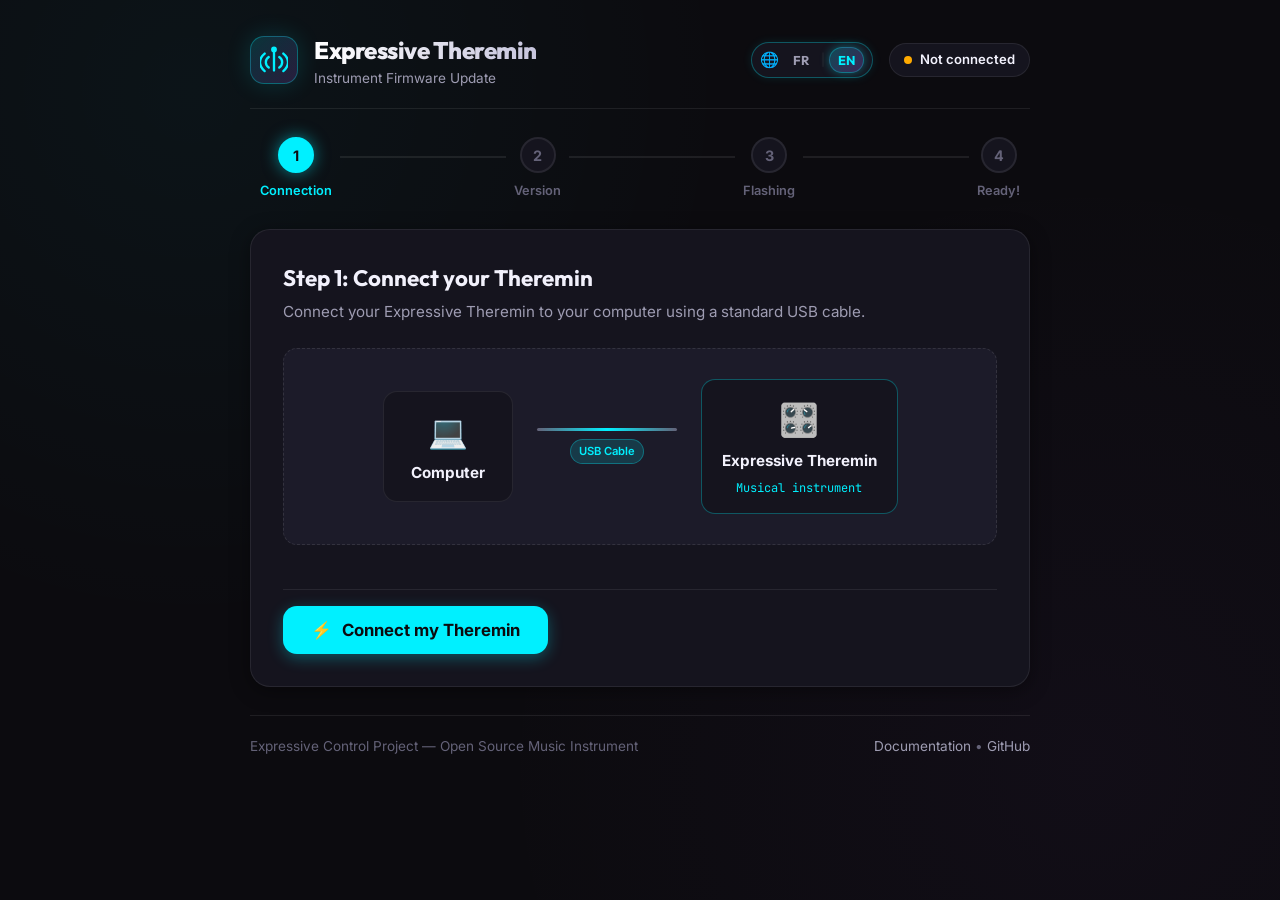
<file: tools/web-flasher/index.html>
<!DOCTYPE html>
<html lang="fr">
<head>
    <meta charset="UTF-8">
    <meta name="viewport" content="width=device-width, initial-scale=1.0">
    <title data-i18n="app_title">Expressive Theremin — Web Firmware Flasher</title>
    <link rel="icon" href="data:image/svg+xml,<svg xmlns=%22http://www.w3.org/2000/svg%22 viewBox=%220 0 100 100%22><text y=%22.9em%22 font-size=%2290%22>🎛️</text></svg>">
    <link rel="preconnect" href="https://fonts.googleapis.com">
    <link rel="preconnect" href="https://fonts.gstatic.com" crossorigin>
    <link href="https://fonts.googleapis.com/css2?family=Inter:wght@400;500;600;700&family=JetBrains+Mono:wght@400;500;700&family=Outfit:wght@500;600;700;800&display=swap" rel="stylesheet">
    <link rel="stylesheet" href="style.css?v=3">
</head>
<body>
    <div class="app-container">
        <!-- Header -->
        <header class="app-header">
            <div class="brand">
                <div class="brand-logo">
                    <svg width="28" height="28" viewBox="0 0 24 24" fill="none" stroke="currentColor" stroke-width="2" stroke-linecap="round" stroke-linejoin="round">
                        <path d="M12 3v18"/>
                        <circle cx="12" cy="3" r="1.5" fill="currentColor"/>
                        <path d="M7.5 9.5c-1.5 1-2.5 2.5-2.5 4.5s1 3.5 2.5 4.5"/>
                        <path d="M16.5 9.5c1.5 1 2.5 2.5 2.5 4.5s-1 3.5-2.5 4.5"/>
                        <path d="M4 6.5C1.5 8.5 0 11.5 0 14s1.5 5.5 4 7.5"/>
                        <path d="M20 6.5c2.5 2 4 5 4 7.5s-1.5 5.5-4 7.5"/>
                    </svg>
                </div>
                <div>
                    <h1 class="brand-title">Expressive Theremin</h1>
                    <span class="brand-subtitle" data-i18n="brand_subtitle">Mise à Jour de votre Instrument</span>
                </div>
            </div>
            <div class="header-actions">
                <div class="lang-selector" title="Changer de langue / Change language">
                    <span class="lang-globe">🌐</span>
                    <button id="btn-lang-fr" class="lang-btn active" type="button">FR</button>
                    <span class="lang-divider">|</span>
                    <button id="btn-lang-en" class="lang-btn" type="button">EN</button>
                </div>
                <div id="connection-indicator" class="status-badge disconnected">
                    <span class="status-dot"></span>
                    <span id="connection-text" data-i18n="status_disconnected">Non connecté</span>
                </div>
            </div>
        </header>

        <!-- Browser Compatibility Alert (Hidden if WebSerial is supported) -->
        <div id="browser-warning" class="banner warning hidden">
            <div class="banner-icon">⚠️</div>
            <div class="banner-content">
                <strong data-i18n="browser_warning_title">Navigateur non compatible WebSerial</strong>
                <p data-i18n="browser_warning_desc">Cette application nécessite l'API WebSerial. Veuillez ouvrir cette page avec <strong>Google Chrome</strong>, <strong>Microsoft Edge</strong>, <strong>Brave</strong> ou <strong>Opera</strong>.</p>
            </div>
        </div>

        <!-- Stepper Navigation -->
        <nav class="stepper" aria-label="Étapes de mise à jour">
            <div class="step-item active" id="step-nav-1" data-step="1">
                <div class="step-circle">1</div>
                <div class="step-label" data-i18n="step_1_nav">Connexion</div>
            </div>
            <div class="step-line"></div>
            <div class="step-item" id="step-nav-2" data-step="2">
                <div class="step-circle">2</div>
                <div class="step-label" data-i18n="step_2_nav">Version</div>
            </div>
            <div class="step-line"></div>
            <div class="step-item" id="step-nav-3" data-step="3">
                <div class="step-circle">3</div>
                <div class="step-label" data-i18n="step_3_nav">Installation</div>
            </div>
            <div class="step-line"></div>
            <div class="step-item" id="step-nav-4" data-step="4">
                <div class="step-circle">4</div>
                <div class="step-label" data-i18n="step_4_nav">Prêt !</div>
            </div>
        </nav>

        <!-- Main Card Area -->
        <main class="wizard-container">
            <!-- STEP 1: Connect -->
            <section id="step-1" class="wizard-step active">
                <div class="card">
                    <div class="card-header">
                        <h2 data-i18n="step_1_title">Étape 1 : Connectez votre Thérémine</h2>
                        <p class="card-desc" data-i18n="step_1_desc">Reliez votre Thérémine Expressif à votre ordinateur à l'aide d'un câble USB standard.</p>
                    </div>

                    <div class="card-body">
                        <div class="diagram-box">
                            <div class="device-node host-node">
                                <span class="node-icon">💻</span>
                                <span class="node-title" data-i18n="node_computer">Ordinateur</span>
                            </div>
                            <div class="cable-connector">
                                <span class="cable-line"></span>
                                <span class="cable-badge" data-i18n="badge_usb">Câble USB</span>
                            </div>
                            <div class="device-node device-target">
                                <span class="node-icon">🎛️</span>
                                <span class="node-title" data-i18n="node_instrument">Thérémine Expressif</span>
                                <span class="node-sub" data-i18n="node_instrument_sub">Instrument de musique</span>
                            </div>
                        </div>

                        <!-- Instrument Detection Info Card (revealed upon connection) -->
                        <div id="chip-info-card" class="chip-info-box hidden">
                            <div class="chip-info-header">
                                <span class="chip-check-icon">✓</span>
                                <div>
                                    <h3 id="chip-name" data-i18n="chip_detected_title">Thérémine Détecté & Prêt</h3>
                                    <span id="chip-mac" class="chip-sub" data-i18n="chip_mac_sub">Identifiant instrument : Connecté</span>
                                </div>
                            </div>
                            <div class="chip-metrics-grid">
                                <div class="metric-item">
                                    <span class="metric-label" data-i18n="metric_audio">Système Audio</span>
                                    <span id="chip-flash-size" class="metric-value" data-i18n="metric_ready">Prêt</span>
                                </div>
                                <div class="metric-item">
                                    <span class="metric-label" data-i18n="metric_usb">Connexion USB</span>
                                    <span class="metric-value" data-i18n="metric_high_speed">Haute Vitesse</span>
                                </div>
                                <div class="metric-item">
                                    <span class="metric-label" data-i18n="metric_midi">Sortie MIDI</span>
                                    <span class="metric-value text-accent" data-i18n="metric_builtin">Intégrée</span>
                                </div>
                            </div>
                        </div>
                    </div>

                    <div class="card-footer" id="step-1-footer">
                        <button id="btn-connect" class="btn btn-primary btn-large">
                            <span class="btn-icon">⚡</span>
                            <span id="btn-connect-text" data-i18n="btn_connect">Connecter mon Thérémine</span>
                        </button>
                        <div id="step-1-connected-actions" class="connected-actions hidden">
                            <button id="btn-disconnect" class="btn btn-secondary">
                                <span data-i18n="btn_disconnect">Déconnecter</span>
                            </button>
                            <button id="btn-continue-step-2" class="btn btn-primary">
                                <span data-i18n="btn_continue_to_step_2">Continuer vers le logiciel →</span>
                            </button>
                        </div>
                    </div>
                </div>
            </section>

            <!-- STEP 2: Firmware Selection -->
            <section id="step-2" class="wizard-step">
                <div class="card">
                    <div class="card-header">
                        <h2 data-i18n="step_2_title">Étape 2 : Version du Logiciel</h2>
                        <p class="card-desc" data-i18n="step_2_desc">Choisissez la version à installer sur votre instrument.</p>
                    </div>

                    <div class="card-body">
                        <div class="firmware-card selected">
                            <div class="firmware-badge" data-i18n="badge_recommended">Recommandé</div>
                            <div class="firmware-title-row">
                                <h3 data-i18n="firmware_title">Système v0.1.0 — Version Officielle</h3>
                                <span class="firmware-tag" data-i18n="firmware_tag">Mise à jour complète</span>
                            </div>
                            <p class="firmware-desc" data-i18n="firmware_desc">Dernière mise à jour logicielle officielle de l'instrument. Intègre le nouvel accordeur stroboscopique haute précision, le moteur sonore expressif et la compatibilité USB-MIDI universelle.</p>
                            <ul class="features-list">
                                <li data-i18n="feat_1">✨ Accordeur Stroboscopique haute précision et grand écran tactile</li>
                                <li data-i18n="feat_2">⚡ Réponse musicale instantanée et affichage ultra-fluide (60 FPS)</li>
                                <li data-i18n="feat_3">🎹 Sortie USB-MIDI universelle pour synthétiseurs et logiciels MAO</li>
                                <li data-i18n="feat_4">🇫🇷 Interface multilingue (Français & Anglais)</li>
                            </ul>
                        </div>

                        <!-- Advanced Drop Zone for Custom Binaries -->
                        <details class="custom-binary-accordion">
                            <summary data-i18n="accordion_advanced">Options avancées : installer un fichier personnalisé (.bin)</summary>
                            <div class="drop-zone" id="drop-zone">
                                <span class="drop-icon">📁</span>
                                <p data-i18n="drop_zone_text">Glissez-déposez un fichier .bin ici ou cliquez pour parcourir</p>
                                <input type="file" id="file-input" accept=".bin" class="hidden-input">
                                <span id="custom-file-name" class="custom-file-label"></span>
                            </div>
                        </details>
                    </div>

                    <div class="card-footer space-between">
                        <button id="btn-back-step-1" class="btn btn-secondary" data-i18n="btn_back">← Retour</button>
                        <button id="btn-to-step-3" class="btn btn-primary" data-i18n="btn_to_step_3">Continuer vers l'installation →</button>
                    </div>
                </div>
            </section>

            <!-- STEP 3: Flashing Process -->
            <section id="step-3" class="wizard-step">
                <div class="card">
                    <div class="card-header">
                        <h2 data-i18n="step_3_title">Étape 3 : Installation en cours</h2>
                        <p class="card-desc" data-i18n="step_3_desc">Veuillez patienter quelques instants sans débrancher le câble USB.</p>
                    </div>

                    <div class="card-body">
                        <!-- Progress Visualizer -->
                        <div class="progress-box">
                            <div class="progress-header">
                                <span id="progress-phase-label" class="phase-title" data-i18n="phase_ready">Prêt à installer</span>
                                <span id="progress-percentage" class="percentage-value">0%</span>
                            </div>
                            <div class="progress-track">
                                <div id="progress-bar" class="progress-fill"></div>
                            </div>
                            <div class="progress-footer">
                                <span id="progress-subtext" class="subtext"></span>
                                <span id="progress-speed" class="speed-value"></span>
                            </div>
                        </div>

                        <!-- Guidance Checklist -->
                        <div class="checklist-box">
                            <div class="check-item done">
                                <span class="check-mark">✓</span>
                                <span data-i18n="check_1">Connexion avec l'instrument établie</span>
                            </div>
                            <div class="check-item active" id="check-flash">
                                <span class="check-mark">⏳</span>
                                <span id="check-flash-text" data-i18n="check_2">Installation du nouveau système logiciel</span>
                            </div>
                            <div class="check-item" id="check-verify">
                                <span class="check-mark">○</span>
                                <span data-i18n="check_3">Vérification et redémarrage automatique</span>
                            </div>
                        </div>

                        <!-- Toggleable Terminal Logs Drawer -->
                        <details id="terminal-drawer" class="terminal-drawer">
                            <summary class="terminal-summary">
                                <span data-i18n="terminal_summary">Afficher le journal technique détaillé (pour les curieux)</span>
                                <button id="btn-clear-logs" class="btn btn-tiny" type="button" data-i18n="btn_clear">Effacer</button>
                            </summary>
                            <div id="terminal-output" class="terminal-logs"></div>
                        </details>
                    </div>

                    <div class="card-footer space-between">
                        <button id="btn-back-step-2" class="btn btn-secondary" data-i18n="btn_cancel">← Annuler</button>
                        <button id="btn-start-flash" class="btn btn-accent btn-large">
                            <span class="btn-icon">🚀</span>
                            <span id="btn-start-flash-text" data-i18n="btn_start_flash">Lancer la mise à jour</span>
                        </button>
                    </div>
                </div>
            </section>

            <!-- STEP 4: Success Screen -->
            <section id="step-4" class="wizard-step">
                <div class="card success-card">
                    <div class="success-icon-wrap">
                        <div class="success-icon">✓</div>
                    </div>

                    <div class="card-header text-center">
                        <h2 data-i18n="step_4_title">Mise à jour terminée avec succès !</h2>
                        <p class="card-desc" data-i18n="step_4_desc">Votre Thérémine Expressif est à jour et prêt à jouer.</p>
                    </div>

                    <div class="card-body">
                        <div class="info-callout">
                            <div class="callout-icon">💡</div>
                            <div class="callout-body">
                                <strong data-i18n="callout_title">Ce qui se passe maintenant :</strong>
                                <p data-i18n="callout_desc">L'instrument redémarre automatiquement avec sa nouvelle version. L'écran s'allume avec le panneau de réglages et l'accordeur stroboscopique.</p>
                                <p style="margin-top: 8px; font-size: 0.85rem; opacity: 0.85;" data-i18n="callout_note"><em>Note : Si l'écran ne s'allume pas immédiatement selon votre modèle de câble USB, appuyez brièvement sur le bouton <strong>RESET</strong> situé à l'arrière ou rebranchez le câble.</em></p>
                            </div>
                        </div>
                    </div>

                    <div class="card-footer text-center">
                        <button id="btn-restart-wizard" class="btn btn-primary btn-large">
                            <span data-i18n="btn_finish">Terminer & Jouer 🎶</span>
                        </button>
                    </div>
                </div>
            </section>
        </main>

        <!-- Footer -->
        <footer class="app-footer">
            <p data-i18n="footer_brand">Projet Expressive Control — Instrument de musique Open Source</p>
            <p class="footer-links">
                <a href="../../README.md" target="_blank" data-i18n="link_doc">Documentation</a> •
                <a href="https://github.com/rdespres/expressive-control" target="_blank" data-i18n="link_github">GitHub</a>
            </p>
        </footer>
    </div>

    <!-- Application Script (ES Module) -->
    <script type="module" src="app.js?v=3"></script>
</body>
</html>
</file>
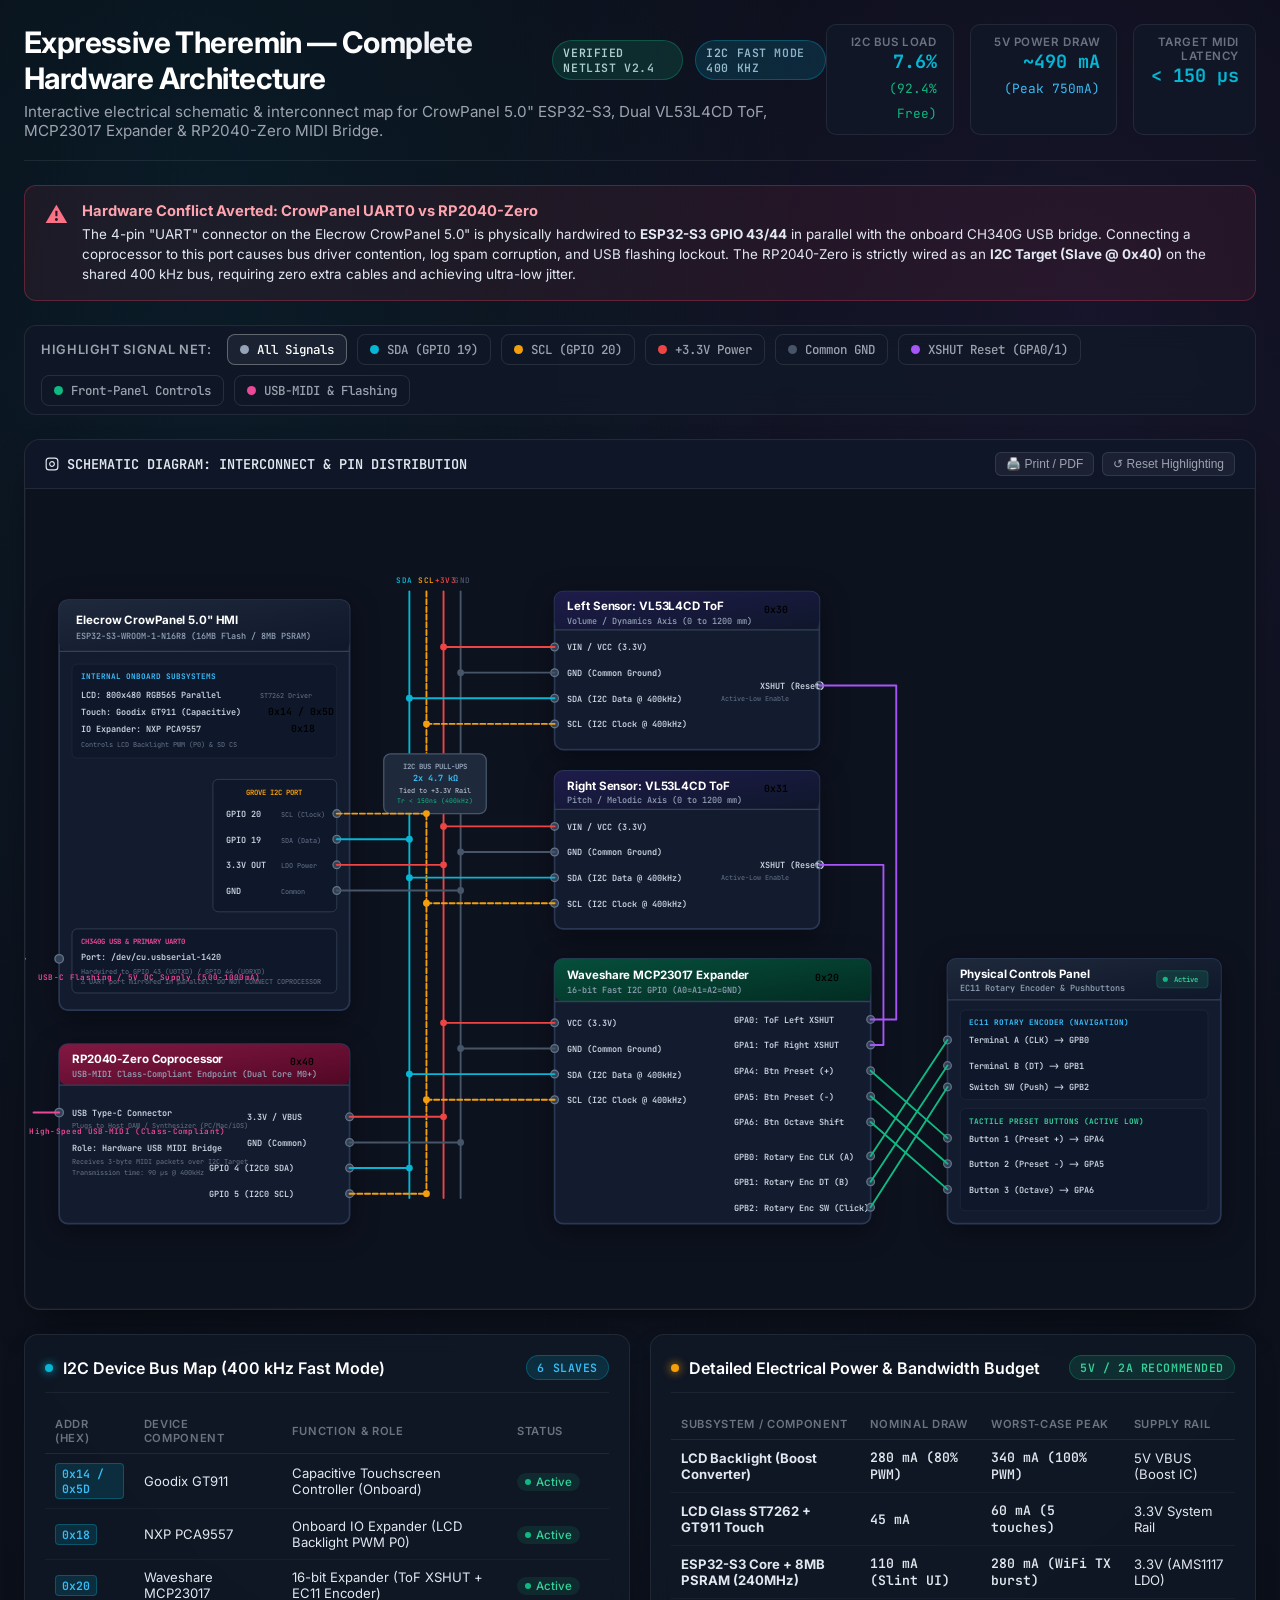
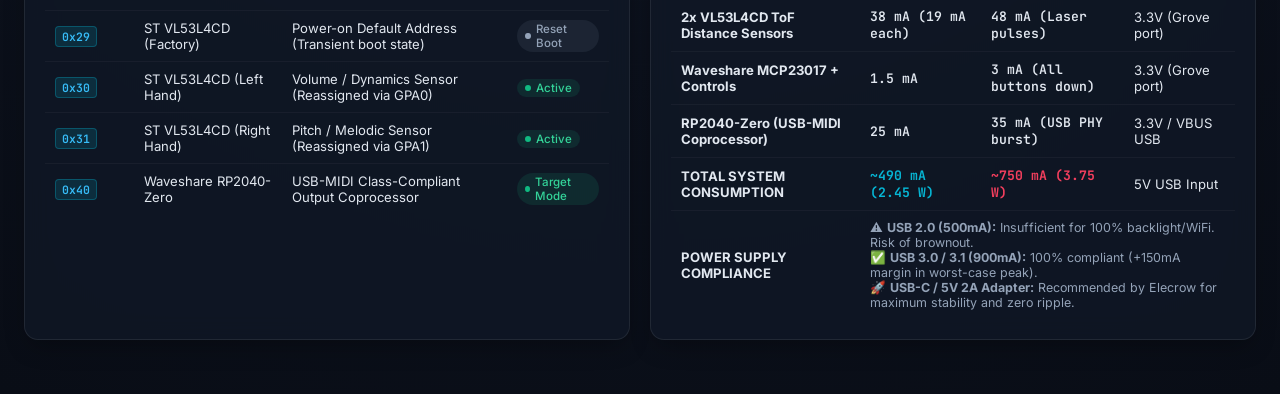
<file: docs/studies/hardware_schematic_visual.html>
<!DOCTYPE html>
<html lang="en">
<head>
    <meta charset="UTF-8">
    <meta name="viewport" content="width=device-width, initial-scale=1.0">
    <title>Expressive Theremin - Hardware Architecture & Electrical Schematic</title>
    <link rel="preconnect" href="https://fonts.googleapis.com">
    <link rel="preconnect" href="https://fonts.gstatic.com" crossorigin>
    <link href="https://fonts.googleapis.com/css2?family=Inter:wght@300;400;500;600;700&family=JetBrains+Mono:wght@400;500;600;700&display=swap" rel="stylesheet">
    <style>
        :root {
            --bg-canvas: #090d16;
            --bg-panel: #111827;
            --bg-card: rgba(17, 24, 39, 0.75);
            --border-card: rgba(255, 255, 255, 0.08);
            --text-main: #f3f4f6;
            --text-muted: #9ca3af;
            --text-dim: #6b7280;
            --accent-cyan: #06b6d4;
            --accent-amber: #f59e0b;
            --accent-purple: #a855f7;
            --accent-emerald: #10b981;
            --accent-rose: #f43f5e;
            --accent-blue: #3b82f6;
            --wire-sda: #06b6d4;
            --wire-scl: #f59e0b;
            --wire-vcc: #ef4444;
            --wire-gnd: #475569;
            --wire-ctrl: #a855f7;
            --wire-io: #10b981;
            --wire-usb: #ec4899;
        }

        * {
            box-sizing: border-box;
            margin: 0;
            padding: 0;
        }

        body {
            background-color: var(--bg-canvas);
            color: var(--text-main);
            font-family: 'Inter', -apple-system, BlinkMacSystemFont, sans-serif;
            min-height: 100vh;
            padding: 24px;
            background-image: 
                radial-gradient(ellipse at 15% 10%, rgba(6, 182, 212, 0.07) 0%, transparent 40%),
                radial-gradient(ellipse at 85% 15%, rgba(168, 85, 247, 0.07) 0%, transparent 40%),
                radial-gradient(circle at 50% 50%, rgba(17, 24, 39, 0.8) 0%, var(--bg-canvas) 100%),
                linear-gradient(to right, rgba(255, 255, 255, 0.02) 1px, transparent 1px),
                linear-gradient(to bottom, rgba(255, 255, 255, 0.02) 1px, transparent 1px);
            background-size: 100% 100%, 100% 100%, 100% 100%, 32px 32px, 32px 32px;
        }

        .container {
            max-width: 1480px;
            margin: 0 auto;
        }

        /* Header */
        header {
            display: flex;
            justify-content: space-between;
            align-items: flex-start;
            margin-bottom: 24px;
            padding-bottom: 20px;
            border-bottom: 1px solid var(--border-card);
        }

        .title-group h1 {
            font-size: 1.85rem;
            font-weight: 700;
            background: linear-gradient(135deg, #ffffff 40%, #94a3b8 100%);
            -webkit-background-clip: text;
            -webkit-text-fill-color: transparent;
            letter-spacing: -0.02em;
            display: flex;
            align-items: center;
            gap: 12px;
        }

        .badge-tag {
            font-size: 0.72rem;
            text-transform: uppercase;
            font-family: 'JetBrains Mono', monospace;
            padding: 4px 10px;
            border-radius: 9999px;
            letter-spacing: 0.05em;
            font-weight: 600;
        }

        .tag-active {
            background: rgba(16, 185, 129, 0.15);
            color: #34d399;
            border: 1px solid rgba(16, 185, 129, 0.3);
        }

        .tag-bus {
            background: rgba(6, 182, 212, 0.15);
            color: #38bdf8;
            border: 1px solid rgba(6, 182, 212, 0.3);
        }

        .title-group p {
            color: var(--text-muted);
            font-size: 0.95rem;
            margin-top: 6px;
        }

        .quick-metrics {
            display: flex;
            gap: 16px;
        }

        .metric-card {
            background: var(--bg-card);
            backdrop-filter: blur(8px);
            border: 1px solid var(--border-card);
            border-radius: 10px;
            padding: 10px 16px;
            text-align: right;
        }

        .metric-label {
            font-size: 0.72rem;
            text-transform: uppercase;
            color: var(--text-dim);
            font-weight: 600;
            letter-spacing: 0.05em;
        }

        .metric-val {
            font-family: 'JetBrains Mono', monospace;
            font-size: 1.15rem;
            font-weight: 700;
            color: var(--accent-cyan);
        }

        /* Interactive Wire Selector Toolbar */
        .wire-toolbar {
            display: flex;
            align-items: center;
            gap: 10px;
            background: rgba(17, 24, 39, 0.85);
            backdrop-filter: blur(12px);
            border: 1px solid var(--border-card);
            border-radius: 12px;
            padding: 8px 16px;
            margin-bottom: 24px;
            flex-wrap: wrap;
        }

        .wire-toolbar-label {
            font-size: 0.8rem;
            font-weight: 600;
            color: var(--text-muted);
            text-transform: uppercase;
            letter-spacing: 0.05em;
            margin-right: 6px;
        }

        .wire-filter-btn {
            background: transparent;
            border: 1px solid rgba(255, 255, 255, 0.1);
            color: var(--text-muted);
            padding: 6px 12px;
            border-radius: 8px;
            font-size: 0.78rem;
            font-weight: 500;
            cursor: pointer;
            transition: all 0.2s ease;
            display: flex;
            align-items: center;
            gap: 8px;
            font-family: 'JetBrains Mono', monospace;
        }

        .wire-filter-btn:hover, .wire-filter-btn.active {
            color: #fff;
            border-color: rgba(255, 255, 255, 0.3);
            background: rgba(255, 255, 255, 0.05);
        }

        .wire-dot {
            width: 9px;
            height: 9px;
            border-radius: 50%;
        }

        /* Main Schematic Canvas */
        .schematic-wrapper {
            background: #0d121f;
            border: 1px solid rgba(255, 255, 255, 0.1);
            border-radius: 16px;
            box-shadow: 0 20px 40px -15px rgba(0, 0, 0, 0.6), inset 0 0 0 1px rgba(255, 255, 255, 0.03);
            overflow: hidden;
            position: relative;
            margin-bottom: 24px;
        }

        .schematic-header {
            background: rgba(15, 23, 42, 0.8);
            border-bottom: 1px solid var(--border-card);
            padding: 12px 20px;
            display: flex;
            justify-content: space-between;
            align-items: center;
        }

        .schematic-title {
            font-size: 0.85rem;
            font-weight: 600;
            color: #e2e8f0;
            display: flex;
            align-items: center;
            gap: 8px;
            font-family: 'JetBrains Mono', monospace;
        }

        .schematic-tools {
            display: flex;
            gap: 8px;
        }

        .tool-btn {
            background: rgba(255, 255, 255, 0.05);
            border: 1px solid rgba(255, 255, 255, 0.1);
            color: var(--text-muted);
            border-radius: 6px;
            padding: 4px 10px;
            font-size: 0.75rem;
            cursor: pointer;
            transition: all 0.2s;
        }
        .tool-btn:hover {
            color: #fff;
            background: rgba(255, 255, 255, 0.12);
        }

        /* SVG Styling */
        svg.schematic-svg {
            width: 100%;
            height: auto;
            min-height: 820px;
            display: block;
        }

        /* Chip modules */
        .module-rect {
            fill: #131b2e;
            stroke: #2a3754;
            stroke-width: 2;
            rx: 10;
            filter: drop-shadow(0 8px 16px rgba(0,0,0,0.4));
            transition: all 0.3s ease;
        }

        .module-group:hover .module-rect {
            stroke: var(--accent-cyan);
            stroke-width: 2.5;
            filter: drop-shadow(0 0 20px rgba(6, 182, 212, 0.3));
        }

        .module-header-rect {
            rx: 10;
        }

        .module-title {
            font-family: 'Inter', sans-serif;
            font-size: 13.5px;
            font-weight: 700;
            fill: #ffffff;
            letter-spacing: -0.01em;
        }

        .module-subtitle {
            font-family: 'JetBrains Mono', monospace;
            font-size: 10px;
            font-weight: 500;
            fill: #94a3b8;
        }

        .pin-label {
            font-family: 'JetBrains Mono', monospace;
            font-size: 10px;
            font-weight: 600;
            fill: #cbd5e1;
            transition: fill 0.2s;
        }

        .pin-sub {
            font-family: 'JetBrains Mono', monospace;
            font-size: 8px;
            font-weight: 400;
            fill: #64748b;
        }

        .pin-point {
            fill: #334155;
            stroke: #64748b;
            stroke-width: 1.5;
            transition: all 0.2s;
            cursor: pointer;
        }

        .pin-point:hover {
            fill: #ffffff;
            stroke: var(--accent-cyan);
            r: 5;
        }

        /* Wires */
        .wire {
            fill: none;
            stroke-width: 2.2;
            stroke-linecap: round;
            stroke-linejoin: round;
            transition: all 0.25s ease;
            cursor: pointer;
        }

        .wire:hover {
            stroke-width: 4.5;
            filter: drop-shadow(0 0 8px currentColor);
        }

        .wire-dimmed {
            opacity: 0.15 !important;
            stroke-width: 1.2 !important;
        }

        .wire-highlighted {
            stroke-width: 4.2 !important;
            opacity: 1 !important;
            filter: drop-shadow(0 0 10px currentColor);
        }

        .wire-sda { stroke: var(--wire-sda); }
        .wire-scl { stroke: var(--wire-scl); stroke-dasharray: 6 3; }
        .wire-vcc { stroke: var(--wire-vcc); }
        .wire-gnd { stroke: var(--wire-gnd); }
        .wire-ctrl { stroke: var(--wire-ctrl); }
        .wire-io { stroke: var(--wire-io); }
        .wire-usb { stroke: var(--wire-usb); }

        .wire-junction {
            r: 4;
            transition: all 0.2s;
        }

        .wire-junction:hover {
            r: 6;
        }

        .wire-label {
            font-family: 'JetBrains Mono', monospace;
            font-size: 9px;
            font-weight: 600;
            letter-spacing: 0.04em;
        }

        /* Warning Banner */
        .warning-card {
            background: rgba(244, 63, 94, 0.08);
            border: 1px solid rgba(244, 63, 94, 0.3);
            border-radius: 12px;
            padding: 16px 20px;
            margin-bottom: 24px;
            display: flex;
            align-items: flex-start;
            gap: 14px;
        }

        .warning-icon {
            color: #fb7185;
            font-size: 1.4rem;
            line-height: 1;
            flex-shrink: 0;
            margin-top: 2px;
        }

        .warning-content h3 {
            font-size: 0.92rem;
            font-weight: 700;
            color: #fda4af;
            margin-bottom: 4px;
        }

        .warning-content p {
            font-size: 0.84rem;
            color: #e2e8f0;
            line-height: 1.5;
        }

        /* Information Grid */
        .info-grid {
            display: grid;
            grid-template-columns: repeat(auto-fit, minmax(420px, 1fr));
            gap: 20px;
            margin-bottom: 30px;
        }

        .card {
            background: var(--bg-card);
            backdrop-filter: blur(12px);
            border: 1px solid var(--border-card);
            border-radius: 14px;
            padding: 20px;
            box-shadow: 0 10px 25px -5px rgba(0, 0, 0, 0.3);
        }

        .card-header {
            display: flex;
            justify-content: space-between;
            align-items: center;
            margin-bottom: 16px;
            padding-bottom: 12px;
            border-bottom: 1px solid rgba(255, 255, 255, 0.06);
        }

        .card-title {
            font-size: 1rem;
            font-weight: 600;
            color: #fff;
            display: flex;
            align-items: center;
            gap: 10px;
        }

        .card-title-icon {
            width: 8px;
            height: 8px;
            border-radius: 50%;
            background: var(--accent-cyan);
            box-shadow: 0 0 10px var(--accent-cyan);
        }

        /* Table */
        table {
            width: 100%;
            border-collapse: collapse;
            font-size: 0.82rem;
            text-align: left;
        }

        th {
            color: var(--text-dim);
            font-weight: 600;
            text-transform: uppercase;
            font-size: 0.7rem;
            letter-spacing: 0.06em;
            padding: 8px 10px;
            border-bottom: 1px solid rgba(255, 255, 255, 0.08);
        }

        td {
            padding: 9px 10px;
            border-bottom: 1px solid rgba(255, 255, 255, 0.04);
            color: #e2e8f0;
        }

        tr:last-child td {
            border-bottom: none;
        }

        .mono {
            font-family: 'JetBrains Mono', monospace;
            font-weight: 600;
        }

        .addr-badge {
            display: inline-block;
            padding: 2px 6px;
            border-radius: 4px;
            font-size: 0.72rem;
            font-family: 'JetBrains Mono', monospace;
            font-weight: 600;
            background: rgba(6, 182, 212, 0.15);
            color: #38bdf8;
            border: 1px solid rgba(6, 182, 212, 0.3);
        }

        .status-pill {
            display: inline-flex;
            align-items: center;
            gap: 5px;
            font-size: 0.72rem;
            font-weight: 500;
            padding: 2px 8px;
            border-radius: 999px;
            background: rgba(16, 185, 129, 0.12);
            color: #34d399;
        }

        .status-dot {
            width: 6px;
            height: 6px;
            border-radius: 50%;
            background: #10b981;
        }

        /* Tooltip */
        #tooltip {
            position: absolute;
            display: none;
            background: #1e293b;
            color: #fff;
            padding: 8px 12px;
            border-radius: 6px;
            font-size: 0.75rem;
            font-family: 'JetBrains Mono', monospace;
            pointer-events: none;
            z-index: 1000;
            border: 1px solid rgba(255,255,255,0.15);
            box-shadow: 0 10px 25px rgba(0,0,0,0.5);
        }
    </style>
</head>
<body>

    <div id="tooltip"></div>

    <div class="container">
        <!-- Header -->
        <header>
            <div class="title-group">
                <h1>
                    <span>Expressive Theremin — Complete Hardware Architecture</span>
                    <span class="badge-tag tag-active">Verified Netlist v2.4</span>
                    <span class="badge-tag tag-bus">I2C Fast Mode 400 kHz</span>
                </h1>
                <p>Interactive electrical schematic & interconnect map for CrowPanel 5.0" ESP32-S3, Dual VL53L4CD ToF, MCP23017 Expander & RP2040-Zero MIDI Bridge.</p>
            </div>
            <div class="quick-metrics">
                <div class="metric-card">
                    <div class="metric-label">I2C Bus Load</div>
                    <div class="metric-val">7.6% <span style="font-size: 0.8rem; font-weight: normal; color: #10b981;">(92.4% Free)</span></div>
                </div>
                <div class="metric-card">
                    <div class="metric-label">5V Power Draw</div>
                    <div class="metric-val">~490 mA <span style="font-size: 0.8rem; font-weight: normal; color: #38bdf8;">(Peak 750mA)</span></div>
                </div>
                <div class="metric-card">
                    <div class="metric-label">Target MIDI Latency</div>
                    <div class="metric-val">&lt; 150 µs</div>
                </div>
            </div>
        </header>

        <!-- Hardware Architecture Warning Banner -->
        <div class="warning-card">
            <div class="warning-icon">⚠️</div>
            <div class="warning-content">
                <h3>Hardware Conflict Averted: CrowPanel UART0 vs RP2040-Zero</h3>
                <p>
                    The 4-pin "UART" connector on the Elecrow CrowPanel 5.0" is physically hardwired to <strong>ESP32-S3 GPIO 43/44</strong> in parallel with the onboard CH340G USB bridge. Connecting a coprocessor to this port causes bus driver contention, log spam corruption, and USB flashing lockout. The RP2040-Zero is strictly wired as an <strong>I2C Target (Slave @ 0x40)</strong> on the shared 400 kHz bus, requiring zero extra cables and achieving ultra-low jitter.
                </p>
            </div>
        </div>

        <!-- Interactive Signal Toolbar -->
        <div class="wire-toolbar">
            <span class="wire-toolbar-label">Highlight Signal Net:</span>
            <button class="wire-filter-btn active" onclick="highlightWire('all')">
                <span class="wire-dot" style="background: #94a3b8;"></span> All Signals
            </button>
            <button class="wire-filter-btn" onclick="highlightWire('wire-sda')">
                <span class="wire-dot" style="background: var(--wire-sda);"></span> SDA (GPIO 19)
            </button>
            <button class="wire-filter-btn" onclick="highlightWire('wire-scl')">
                <span class="wire-dot" style="background: var(--wire-scl);"></span> SCL (GPIO 20)
            </button>
            <button class="wire-filter-btn" onclick="highlightWire('wire-vcc')">
                <span class="wire-dot" style="background: var(--wire-vcc);"></span> +3.3V Power
            </button>
            <button class="wire-filter-btn" onclick="highlightWire('wire-gnd')">
                <span class="wire-dot" style="background: var(--wire-gnd);"></span> Common GND
            </button>
            <button class="wire-filter-btn" onclick="highlightWire('wire-ctrl')">
                <span class="wire-dot" style="background: var(--wire-ctrl);"></span> XSHUT Reset (GPA0/1)
            </button>
            <button class="wire-filter-btn" onclick="highlightWire('wire-io')">
                <span class="wire-dot" style="background: var(--wire-io);"></span> Front-Panel Controls
            </button>
            <button class="wire-filter-btn" onclick="highlightWire('wire-usb')">
                <span class="wire-dot" style="background: var(--wire-usb);"></span> USB-MIDI & Flashing
            </button>
        </div>

        <!-- Main Vector Schematic Diagram -->
        <div class="schematic-wrapper">
            <div class="schematic-header">
                <div class="schematic-title">
                    <svg width="14" height="14" viewBox="0 0 24 24" fill="none" stroke="currentColor" stroke-width="2"><rect x="2" y="2" width="20" height="20" rx="5"></rect><path d="M16 11.37A4 4 0 1 1 12.63 8 4 4 0 0 1 16 11.37z"></path><line x1="17.5" y1="6.5" x2="17.51" y2="6.5"></line></svg>
                    SCHEMATIC DIAGRAM: INTERCONNECT & PIN DISTRIBUTION
                </div>
                <div class="schematic-tools">
                    <button class="tool-btn" onclick="window.print()">🖨️ Print / PDF</button>
                    <button class="tool-btn" onclick="resetView()">↺ Reset Highlighting</button>
                </div>
            </div>

            <svg class="schematic-svg" viewBox="0 0 1440 860" preserveAspectRatio="xMidYMid meet">
                <defs>
                    <!-- Linear gradients for chip headers -->
                    <linearGradient id="grad-esp32" x1="0%" y1="0%" x2="100%" y2="100%">
                        <stop offset="0%" stop-color="#1e293b"/>
                        <stop offset="100%" stop-color="#0f172a"/>
                    </linearGradient>
                    <linearGradient id="grad-tof" x1="0%" y1="0%" x2="100%" y2="100%">
                        <stop offset="0%" stop-color="#1e1b4b"/>
                        <stop offset="100%" stop-color="#0f172a"/>
                    </linearGradient>
                    <linearGradient id="grad-mcp" x1="0%" y1="0%" x2="100%" y2="100%">
                        <stop offset="0%" stop-color="#064e3b"/>
                        <stop offset="100%" stop-color="#022c22"/>
                    </linearGradient>
                    <linearGradient id="grad-rp2040" x1="0%" y1="0%" x2="100%" y2="100%">
                        <stop offset="0%" stop-color="#831843"/>
                        <stop offset="100%" stop-color="#500724"/>
                    </linearGradient>
                    <linearGradient id="grad-controls" x1="0%" y1="0%" x2="100%" y2="100%">
                        <stop offset="0%" stop-color="#1e293b"/>
                        <stop offset="100%" stop-color="#0f172a"/>
                    </linearGradient>

                    <!-- Glow filters -->
                    <filter id="glow-cyan" x="-20%" y="-20%" width="140%" height="140%">
                        <feGaussianBlur stdDeviation="3" result="blur"/>
                        <feComposite in="SourceGraphic" in2="blur" operator="over"/>
                    </filter>
                </defs>

                <!-- ========================================== -->
                <!-- 1. CENTRAL I2C BUS & PULL-UP JUNCTION -->
                <!-- ========================================== -->
                <!-- Background Bus Spine -->
                <path d="M 450 70 L 450 780" class="wire wire-sda" stroke-width="3" />
                <path d="M 470 70 L 470 780" class="wire wire-scl" stroke-width="3" />
                <path d="M 490 70 L 490 780" class="wire wire-vcc" stroke-width="3" />
                <path d="M 510 70 L 510 780" class="wire wire-gnd" stroke-width="3" />

                <!-- Bus Spine Labels -->
                <text x="444" y="60" class="wire-label" fill="var(--wire-sda)" text-anchor="middle">SDA</text>
                <text x="470" y="60" class="wire-label" fill="var(--wire-scl)" text-anchor="middle">SCL</text>
                <text x="492" y="60" class="wire-label" fill="var(--wire-vcc)" text-anchor="middle">+3V3</text>
                <text x="512" y="60" class="wire-label" fill="var(--wire-gnd)" text-anchor="middle">GND</text>

                <!-- Pull-up Resistor Box at I2C Center -->
                <g transform="translate(420, 260)">
                    <rect x="0" y="0" width="120" height="70" rx="8" fill="#1e293b" stroke="#475569" stroke-width="1.5" />
                    <text x="60" y="18" fill="#94a3b8" font-family="'JetBrains Mono'" font-size="8.5" font-weight="700" text-anchor="middle">I2C BUS PULL-UPS</text>
                    <text x="60" y="32" fill="#38bdf8" font-family="'JetBrains Mono'" font-size="10" font-weight="700" text-anchor="middle">2x 4.7 kΩ</text>
                    <text x="60" y="46" fill="#cbd5e1" font-family="'JetBrains Mono'" font-size="8" text-anchor="middle">Tied to +3.3V Rail</text>
                    <text x="60" y="58" fill="#10b981" font-family="'JetBrains Mono'" font-size="7.5" text-anchor="middle">Tr &lt; 150ns (400kHz)</text>
                </g>

                <!-- ========================================== -->
                <!-- 2. ELECROW CROWPANEL 5.0" (HOST MCU) -->
                <!-- ========================================== -->
                <g class="module-group" transform="translate(40, 80)">
                    <!-- Outer Card -->
                    <rect class="module-rect" x="0" y="0" width="340" height="480" />
                    <rect class="module-header-rect" x="0" y="0" width="340" height="60" fill="url(#grad-esp32)" />
                    <line x1="0" y1="60" x2="340" y2="60" stroke="#334155" stroke-width="1.5" />
                    
                    <!-- Title & Details -->
                    <text x="20" y="28" class="module-title">Elecrow CrowPanel 5.0" HMI</text>
                    <text x="20" y="46" class="module-subtitle">ESP32-S3-WROOM-1-N16R8 (16MB Flash / 8MB PSRAM)</text>
                    
                    <!-- Subsystems inside Host -->
                    <rect x="15" y="75" width="310" height="110" rx="6" fill="#0f172a" stroke="#1e293b" />
                    <text x="25" y="93" fill="#38bdf8" font-family="'JetBrains Mono'" font-size="9" font-weight="700">INTERNAL ONBOARD SUBSYSTEMS</text>
                    
                    <text x="25" y="115" class="pin-label">LCD: 800x480 RGB565 Parallel</text>
                    <text x="235" y="115" class="pin-sub">ST7262 Driver</text>
                    
                    <text x="25" y="135" class="pin-label">Touch: Goodix GT911 (Capacitive)</text>
                    <text x="245" y="135" class="addr-badge">0x14 / 0x5D</text>
                    
                    <text x="25" y="155" class="pin-label">IO Expander: NXP PCA9557</text>
                    <text x="272" y="155" class="addr-badge">0x18</text>
                    
                    <text x="25" y="172" class="pin-sub" fill="#64748b">Controls LCD Backlight PWM (P0) &amp; SD CS</text>

                    <!-- Grove 4-Pin Connector Representation -->
                    <rect x="180" y="210" width="145" height="155" rx="6" fill="#0f172a" stroke="#334155" />
                    <text x="252" y="228" fill="#f59e0b" font-family="'JetBrains Mono'" font-size="8.5" font-weight="700" text-anchor="middle">GROVE I2C PORT</text>

                    <!-- Pin 1: SCL -->
                    <text x="195" y="254" class="pin-label">GPIO 20</text>
                    <text x="260" y="254" class="pin-sub">SCL (Clock)</text>
                    <circle cx="325" cy="250" r="4.5" class="pin-point" />

                    <!-- Pin 2: SDA -->
                    <text x="195" y="284" class="pin-label">GPIO 19</text>
                    <text x="260" y="284" class="pin-sub">SDA (Data)</text>
                    <circle cx="325" cy="280" r="4.5" class="pin-point" />

                    <!-- Pin 3: 3V3 -->
                    <text x="195" y="314" class="pin-label">3.3V OUT</text>
                    <text x="260" y="314" class="pin-sub">LDO Power</text>
                    <circle cx="325" cy="310" r="4.5" class="pin-point" />

                    <!-- Pin 4: GND -->
                    <text x="195" y="344" class="pin-label">GND</text>
                    <text x="260" y="344" class="pin-sub">Common</text>
                    <circle cx="325" cy="340" r="4.5" class="pin-point" />

                    <!-- USB Type-C & CH340 Bridge section -->
                    <rect x="15" y="385" width="310" height="75" rx="6" fill="#0f172a" stroke="#334155" />
                    <text x="25" y="403" fill="#ec4899" font-family="'JetBrains Mono'" font-size="8.5" font-weight="700">CH340G USB &amp; PRIMARY UART0</text>
                    <text x="25" y="422" class="pin-label">Port: /dev/cu.usbserial-1420</text>
                    <text x="25" y="438" class="pin-sub">Hardwired to GPIO 43 (U0TXD) / GPIO 44 (U0RXD)</text>
                    <text x="25" y="450" class="pin-sub" fill="#f43f5e">⚠️ UART port mirrored in parallel: DO NOT CONNECT COPROCESSOR</text>
                    <circle cx="0" cy="420" r="5" class="pin-point" fill="#ec4899" />
                </g>

                <!-- USB Cable to Host PC -->
                <path d="M 0 500 L -30 500" class="wire wire-usb" />
                <text x="15" y="525" class="wire-label" fill="#ec4899">USB-C Flashing / 5V DC Supply (500-1000mA)</text>

                <!-- Wires from CrowPanel Grove Connector to Bus Spine -->
                <!-- SCL (GPIO 20) -->
                <path d="M 365 330 L 470 330" class="wire wire-scl" />
                <circle cx="470" cy="330" class="wire-junction" fill="var(--wire-scl)" />

                <!-- SDA (GPIO 19) -->
                <path d="M 365 360 L 450 360" class="wire wire-sda" />
                <circle cx="450" cy="360" class="wire-junction" fill="var(--wire-sda)" />

                <!-- 3V3 Power -->
                <path d="M 365 390 L 490 390" class="wire wire-vcc" />
                <circle cx="490" cy="390" class="wire-junction" fill="var(--wire-vcc)" />

                <!-- GND -->
                <path d="M 365 420 L 510 420" class="wire wire-gnd" />
                <circle cx="510" cy="420" class="wire-junction" fill="var(--wire-gnd)" />


                <!-- ========================================== -->
                <!-- 3. TOP-RIGHT: DUAL VL53L4CD TOF SENSORS -->
                <!-- ========================================== -->
                <!-- Left ToF (Volume) -->
                <g class="module-group" transform="translate(620, 70)">
                    <rect class="module-rect" x="0" y="0" width="310" height="185" />
                    <rect class="module-header-rect" x="0" y="0" width="310" height="45" fill="url(#grad-tof)" />
                    <line x1="0" y1="45" x2="310" y2="45" stroke="#334155" stroke-width="1.5" />
                    
                    <text x="15" y="22" class="module-title">Left Sensor: VL53L4CD ToF</text>
                    <text x="15" y="38" class="module-subtitle">Volume / Dynamics Axis (0 to 1200 mm)</text>
                    <text x="245" y="25" class="addr-badge">0x30</text>
                    
                    <!-- Pins -->
                    <circle cx="0" cy="65" r="4.5" class="pin-point" />
                    <text x="15" y="69" class="pin-label">VIN / VCC (3.3V)</text>

                    <circle cx="0" cy="95" r="4.5" class="pin-point" />
                    <text x="15" y="99" class="pin-label">GND (Common Ground)</text>

                    <circle cx="0" cy="125" r="4.5" class="pin-point" />
                    <text x="15" y="129" class="pin-label">SDA (I2C Data @ 400kHz)</text>

                    <circle cx="0" cy="155" r="4.5" class="pin-point" />
                    <text x="15" y="159" class="pin-label">SCL (I2C Clock @ 400kHz)</text>

                    <circle cx="310" cy="110" r="4.5" class="pin-point" fill="#a855f7" />
                    <text x="240" y="114" class="pin-label" fill="#c084fc">XSHUT (Reset)</text>
                    <text x="195" y="128" class="pin-sub">Active-Low Enable</text>
                </g>

                <!-- Right ToF (Pitch) -->
                <g class="module-group" transform="translate(620, 280)">
                    <rect class="module-rect" x="0" y="0" width="310" height="185" />
                    <rect class="module-header-rect" x="0" y="0" width="310" height="45" fill="url(#grad-tof)" />
                    <line x1="0" y1="45" x2="310" y2="45" stroke="#334155" stroke-width="1.5" />
                    
                    <text x="15" y="22" class="module-title">Right Sensor: VL53L4CD ToF</text>
                    <text x="15" y="38" class="module-subtitle">Pitch / Melodic Axis (0 to 1200 mm)</text>
                    <text x="245" y="25" class="addr-badge">0x31</text>
                    
                    <!-- Pins -->
                    <circle cx="0" cy="65" r="4.5" class="pin-point" />
                    <text x="15" y="69" class="pin-label">VIN / VCC (3.3V)</text>

                    <circle cx="0" cy="95" r="4.5" class="pin-point" />
                    <text x="15" y="99" class="pin-label">GND (Common Ground)</text>

                    <circle cx="0" cy="125" r="4.5" class="pin-point" />
                    <text x="15" y="129" class="pin-label">SDA (I2C Data @ 400kHz)</text>

                    <circle cx="0" cy="155" r="4.5" class="pin-point" />
                    <text x="15" y="159" class="pin-label">SCL (I2C Clock @ 400kHz)</text>

                    <circle cx="310" cy="110" r="4.5" class="pin-point" fill="#a855f7" />
                    <text x="240" y="114" class="pin-label" fill="#c084fc">XSHUT (Reset)</text>
                    <text x="195" y="128" class="pin-sub">Active-Low Enable</text>
                </g>

                <!-- Connections from Bus to Left ToF -->
                <path d="M 490 135 L 620 135" class="wire wire-vcc" />
                <circle cx="490" cy="135" class="wire-junction" fill="var(--wire-vcc)" />

                <path d="M 510 165 L 620 165" class="wire wire-gnd" />
                <circle cx="510" cy="165" class="wire-junction" fill="var(--wire-gnd)" />

                <path d="M 450 195 L 620 195" class="wire wire-sda" />
                <circle cx="450" cy="195" class="wire-junction" fill="var(--wire-sda)" />

                <path d="M 470 225 L 620 225" class="wire wire-scl" />
                <circle cx="470" cy="225" class="wire-junction" fill="var(--wire-scl)" />

                <!-- Connections from Bus to Right ToF -->
                <path d="M 490 345 L 620 345" class="wire wire-vcc" />
                <circle cx="490" cy="345" class="wire-junction" fill="var(--wire-vcc)" />

                <path d="M 510 375 L 620 375" class="wire wire-gnd" />
                <circle cx="510" cy="375" class="wire-junction" fill="var(--wire-gnd)" />

                <path d="M 450 405 L 620 405" class="wire wire-sda" />
                <circle cx="450" cy="405" class="wire-junction" fill="var(--wire-sda)" />

                <path d="M 470 435 L 620 435" class="wire wire-scl" />
                <circle cx="470" cy="435" class="wire-junction" fill="var(--wire-scl)" />


                <!-- ========================================== -->
                <!-- 4. BOTTOM-RIGHT: MCP23017 IO EXPANDER -->
                <!-- ========================================== -->
                <g class="module-group" transform="translate(620, 500)">
                    <rect class="module-rect" x="0" y="0" width="370" height="310" />
                    <rect class="module-header-rect" x="0" y="0" width="370" height="50" fill="url(#grad-mcp)" />
                    <line x1="0" y1="50" x2="370" y2="50" stroke="#334155" stroke-width="1.5" />
                    
                    <text x="15" y="24" class="module-title">Waveshare MCP23017 Expander</text>
                    <text x="15" y="40" class="module-subtitle">16-bit Fast I2C GPIO (A0=A1=A2=GND)</text>
                    <text x="305" y="26" class="addr-badge">0x20</text>
                    
                    <!-- Left: I2C & Power Pins -->
                    <circle cx="0" cy="75" r="4.5" class="pin-point" />
                    <text x="15" y="79" class="pin-label">VCC (3.3V)</text>

                    <circle cx="0" cy="105" r="4.5" class="pin-point" />
                    <text x="15" y="109" class="pin-label">GND (Common Ground)</text>

                    <circle cx="0" cy="135" r="4.5" class="pin-point" />
                    <text x="15" y="139" class="pin-label">SDA (I2C Data @ 400kHz)</text>

                    <circle cx="0" cy="165" r="4.5" class="pin-point" />
                    <text x="15" y="169" class="pin-label">SCL (I2C Clock @ 400kHz)</text>

                    <!-- Right: Port A (XSHUT & Buttons) -->
                    <text x="210" y="75" class="pin-label" fill="#c084fc">GPA0: ToF Left XSHUT</text>
                    <circle cx="370" cy="71" r="4.5" class="pin-point" fill="#a855f7" />

                    <text x="210" y="105" class="pin-label" fill="#c084fc">GPA1: ToF Right XSHUT</text>
                    <circle cx="370" cy="101" r="4.5" class="pin-point" fill="#a855f7" />

                    <text x="210" y="135" class="pin-label" fill="#34d399">GPA4: Btn Preset (+)</text>
                    <circle cx="370" cy="131" r="4.5" class="pin-point" fill="#10b981" />

                    <text x="210" y="165" class="pin-label" fill="#34d399">GPA5: Btn Preset (-)</text>
                    <circle cx="370" cy="161" r="4.5" class="pin-point" fill="#10b981" />

                    <text x="210" y="195" class="pin-label" fill="#34d399">GPA6: Btn Octave Shift</text>
                    <circle cx="370" cy="191" r="4.5" class="pin-point" fill="#10b981" />

                    <!-- Right: Port B (EC11 Rotary Encoder) -->
                    <text x="210" y="235" class="pin-label" fill="#38bdf8">GPB0: Rotary Enc CLK (A)</text>
                    <circle cx="370" cy="231" r="4.5" class="pin-point" fill="#0284c7" />

                    <text x="210" y="265" class="pin-label" fill="#38bdf8">GPB1: Rotary Enc DT (B)</text>
                    <circle cx="370" cy="261" r="4.5" class="pin-point" fill="#0284c7" />

                    <text x="210" y="295" class="pin-label" fill="#38bdf8">GPB2: Rotary Enc SW (Click)</text>
                    <circle cx="370" cy="291" r="4.5" class="pin-point" fill="#0284c7" />
                </g>

                <!-- Connections from Bus to MCP23017 -->
                <path d="M 490 575 L 620 575" class="wire wire-vcc" />
                <circle cx="490" cy="575" class="wire-junction" fill="var(--wire-vcc)" />

                <path d="M 510 605 L 620 605" class="wire wire-gnd" />
                <circle cx="510" cy="605" class="wire-junction" fill="var(--wire-gnd)" />

                <path d="M 450 635 L 620 635" class="wire wire-sda" />
                <circle cx="450" cy="635" class="wire-junction" fill="var(--wire-sda)" />

                <path d="M 470 665 L 620 665" class="wire wire-scl" />
                <circle cx="470" cy="665" class="wire-junction" fill="var(--wire-scl)" />

                <!-- XSHUT Control Wires (MCP23017 GPA0/GPA1 to ToF Sensors) -->
                <!-- GPA0 to Left ToF XSHUT -->
                <path d="M 990 571 L 1020 571 L 1020 180 L 930 180" class="wire wire-ctrl" />
                <!-- GPA1 to Right ToF XSHUT -->
                <path d="M 990 601 L 1005 601 L 1005 390 L 930 390" class="wire wire-ctrl" />


                <!-- ========================================== -->
                <!-- 5. BOTTOM-LEFT: RP2040-ZERO (USB-MIDI) -->
                <!-- ========================================== -->
                <g class="module-group" transform="translate(40, 600)">
                    <rect class="module-rect" x="0" y="0" width="340" height="210" />
                    <rect class="module-header-rect" x="0" y="0" width="340" height="48" fill="url(#grad-rp2040)" />
                    <line x1="0" y1="48" x2="340" y2="48" stroke="#334155" stroke-width="1.5" />
                    
                    <text x="15" y="22" class="module-title">RP2040-Zero Coprocessor</text>
                    <text x="15" y="38" class="module-subtitle">USB-MIDI Class-Compliant Endpoint (Dual Core M0+)</text>
                    <text x="270" y="24" class="addr-badge">0x40</text>
                    
                    <!-- Left: USB Type-C -->
                    <circle cx="0" cy="80" r="5" class="pin-point" fill="#ec4899" />
                    <text x="15" y="84" class="pin-label" fill="#f472b6">USB Type-C Connector</text>
                    <text x="15" y="98" class="pin-sub">Plugs to Host DAW / Synthesizer (PC/Mac/iOS)</text>

                    <text x="15" y="125" class="pin-label">Role: Hardware USB MIDI Bridge</text>
                    <text x="15" y="140" class="pin-sub">Receives 3-byte MIDI packets over I2C Target</text>
                    <text x="15" y="153" class="pin-sub">Transmission time: 90 µs @ 400kHz</text>

                    <!-- Right: I2C Target & Power Pins -->
                    <circle cx="340" cy="85" r="4.5" class="pin-point" />
                    <text x="220" y="89" class="pin-label">3.3V / VBUS</text>

                    <circle cx="340" cy="115" r="4.5" class="pin-point" />
                    <text x="220" y="119" class="pin-label">GND (Common)</text>

                    <circle cx="340" cy="145" r="4.5" class="pin-point" />
                    <text x="175" y="149" class="pin-label">GPIO 4 (I2C0 SDA)</text>

                    <circle cx="340" cy="175" r="4.5" class="pin-point" />
                    <text x="175" y="179" class="pin-label">GPIO 5 (I2C0 SCL)</text>
                </g>

                <!-- USB Cable from RP2040 to DAW -->
                <path d="M 40 680 L 10 680" class="wire wire-usb" />
                <text x="5" y="705" class="wire-label" fill="#ec4899">High-Speed USB-MIDI (Class-Compliant)</text>

                <!-- Connections from RP2040-Zero to Bus Spine -->
                <path d="M 380 685 L 490 685" class="wire wire-vcc" />
                <circle cx="490" cy="685" class="wire-junction" fill="var(--wire-vcc)" />

                <path d="M 380 715 L 510 715" class="wire wire-gnd" />
                <circle cx="510" cy="715" class="wire-junction" fill="var(--wire-gnd)" />

                <path d="M 380 745 L 450 745" class="wire wire-sda" />
                <circle cx="450" cy="745" class="wire-junction" fill="var(--wire-sda)" />

                <path d="M 380 775 L 470 775" class="wire wire-scl" />
                <circle cx="470" cy="775" class="wire-junction" fill="var(--wire-scl)" />


                <!-- ========================================== -->
                <!-- 6. FAR RIGHT: FRONT PANEL USER CONTROLS -->
                <!-- ========================================== -->
                <g class="module-group" transform="translate(1080, 500)">
                    <rect class="module-rect" x="0" y="0" width="320" height="310" />
                    <rect class="module-header-rect" x="0" y="0" width="320" height="48" fill="url(#grad-controls)" />
                    <line x1="0" y1="48" x2="320" y2="48" stroke="#334155" stroke-width="1.5" />
                    
                    <text x="15" y="22" class="module-title">Physical Controls Panel</text>
                    <text x="15" y="38" class="module-subtitle">EC11 Rotary Encoder &amp; Pushbuttons</text>

                    <!-- SVG Status Badge inside Physical Controls Header -->
                    <g transform="translate(245, 14)">
                        <rect x="0" y="0" width="60" height="20" rx="4" fill="rgba(16, 185, 129, 0.15)" stroke="rgba(16, 185, 129, 0.3)" stroke-width="1" />
                        <circle cx="10" cy="10" r="3" fill="#10b981" />
                        <text x="20" y="13.5" fill="#34d399" font-family="'JetBrains Mono', monospace" font-size="8.5" font-weight="600">Active</text>
                    </g>

                    <!-- EC11 Rotary Section -->
                    <rect x="15" y="60" width="290" height="105" rx="6" fill="#0f172a" stroke="#1e293b" />
                    <text x="25" y="78" fill="#38bdf8" font-family="'JetBrains Mono'" font-size="9" font-weight="700">EC11 ROTARY ENCODER (NAVIGATION)</text>

                    <circle cx="0" cy="95" r="4.5" class="pin-point" fill="#0284c7" />
                    <text x="25" y="99" class="pin-label">Terminal A (CLK) -> GPB0</text>

                    <circle cx="0" cy="125" r="4.5" class="pin-point" fill="#0284c7" />
                    <text x="25" y="129" class="pin-label">Terminal B (DT)  -> GPB1</text>

                    <circle cx="0" cy="150" r="4.5" class="pin-point" fill="#0284c7" />
                    <text x="25" y="154" class="pin-label">Switch SW (Push) -> GPB2</text>

                    <!-- Pushbuttons Section -->
                    <rect x="15" y="175" width="290" height="120" rx="6" fill="#0f172a" stroke="#1e293b" />
                    <text x="25" y="193" fill="#34d399" font-family="'JetBrains Mono'" font-size="9" font-weight="700">TACTILE PRESET BUTTONS (ACTIVE LOW)</text>

                    <circle cx="0" cy="210" r="4.5" class="pin-point" fill="#10b981" />
                    <text x="25" y="214" class="pin-label">Button 1 (Preset +) -> GPA4</text>

                    <circle cx="0" cy="240" r="4.5" class="pin-point" fill="#10b981" />
                    <text x="25" y="244" class="pin-label">Button 2 (Preset -) -> GPA5</text>

                    <circle cx="0" cy="270" r="4.5" class="pin-point" fill="#10b981" />
                    <text x="25" y="274" class="pin-label">Button 3 (Octave)   -> GPA6</text>
                </g>

                <!-- Wires between MCP23017 and Physical Controls -->
                <!-- Pushbutton GPA4 -->
                <path d="M 990 631 L 1080 710" class="wire wire-io" />
                <!-- Pushbutton GPA5 -->
                <path d="M 990 661 L 1080 740" class="wire wire-io" />
                <!-- Pushbutton GPA6 -->
                <path d="M 990 691 L 1080 770" class="wire wire-io" />

                <!-- Encoder GPB0 -->
                <path d="M 990 731 L 1080 595" class="wire wire-io" />
                <!-- Encoder GPB1 -->
                <path d="M 990 761 L 1080 625" class="wire wire-io" />
                <!-- Encoder GPB2 -->
                <path d="M 990 791 L 1080 650" class="wire wire-io" />

            </svg>
        </div>

        <!-- Information & Netlist Tables -->
        <div class="info-grid">
            <!-- I2C Address Map -->
            <div class="card">
                <div class="card-header">
                    <div class="card-title">
                        <span class="card-title-icon"></span>
                        I2C Device Bus Map (400 kHz Fast Mode)
                    </div>
                    <span class="badge-tag tag-bus">6 Slaves</span>
                </div>
                <table>
                    <thead>
                        <tr>
                            <th>Addr (Hex)</th>
                            <th>Device Component</th>
                            <th>Function &amp; Role</th>
                            <th>Status</th>
                        </tr>
                    </thead>
                    <tbody>
                        <tr>
                            <td class="mono"><span class="addr-badge">0x14 / 0x5D</span></td>
                            <td>Goodix GT911</td>
                            <td>Capacitive Touchscreen Controller (Onboard)</td>
                            <td><span class="status-pill"><span class="status-dot"></span>Active</span></td>
                        </tr>
                        <tr>
                            <td class="mono"><span class="addr-badge">0x18</span></td>
                            <td>NXP PCA9557</td>
                            <td>Onboard IO Expander (LCD Backlight PWM P0)</td>
                            <td><span class="status-pill"><span class="status-dot"></span>Active</span></td>
                        </tr>
                        <tr>
                            <td class="mono"><span class="addr-badge">0x20</span></td>
                            <td>Waveshare MCP23017</td>
                            <td>16-bit Expander (ToF XSHUT + EC11 Encoder)</td>
                            <td><span class="status-pill"><span class="status-dot"></span>Active</span></td>
                        </tr>
                        <tr>
                            <td class="mono"><span class="addr-badge">0x29</span></td>
                            <td>ST VL53L4CD (Factory)</td>
                            <td>Power-on Default Address (Transient boot state)</td>
                            <td><span class="status-pill" style="color: #94a3b8; background: rgba(148,163,184,0.1);"><span class="status-dot" style="background: #94a3b8;"></span>Reset Boot</span></td>
                        </tr>
                        <tr>
                            <td class="mono"><span class="addr-badge">0x30</span></td>
                            <td>ST VL53L4CD (Left Hand)</td>
                            <td>Volume / Dynamics Sensor (Reassigned via GPA0)</td>
                            <td><span class="status-pill"><span class="status-dot"></span>Active</span></td>
                        </tr>
                        <tr>
                            <td class="mono"><span class="addr-badge">0x31</span></td>
                            <td>ST VL53L4CD (Right Hand)</td>
                            <td>Pitch / Melodic Sensor (Reassigned via GPA1)</td>
                            <td><span class="status-pill"><span class="status-dot"></span>Active</span></td>
                        </tr>
                        <tr>
                            <td class="mono"><span class="addr-badge">0x40</span></td>
                            <td>Waveshare RP2040-Zero</td>
                            <td>USB-MIDI Class-Compliant Output Coprocessor</td>
                            <td><span class="status-pill"><span class="status-dot"></span>Target Mode</span></td>
                        </tr>
                    </tbody>
                </table>
            </div>

            <!-- Power & Bandwidth Budget -->
            <div class="card">
                <div class="card-header">
                    <div class="card-title">
                        <span class="card-title-icon" style="background: var(--accent-amber); box-shadow: 0 0 10px var(--accent-amber);"></span>
                        Detailed Electrical Power &amp; Bandwidth Budget
                    </div>
                    <span class="badge-tag tag-active">5V / 2A Recommended</span>
                </div>
                <table>
                    <thead>
                        <tr>
                            <th>Subsystem / Component</th>
                            <th>Nominal Draw</th>
                            <th>Worst-Case Peak</th>
                            <th>Supply Rail</th>
                        </tr>
                    </thead>
                    <tbody>
                        <tr>
                            <td><strong>LCD Backlight (Boost Converter)</strong></td>
                            <td class="mono">280 mA (80% PWM)</td>
                            <td class="mono">340 mA (100% PWM)</td>
                            <td>5V VBUS (Boost IC)</td>
                        </tr>
                        <tr>
                            <td><strong>LCD Glass ST7262 + GT911 Touch</strong></td>
                            <td class="mono">45 mA</td>
                            <td class="mono">60 mA (5 touches)</td>
                            <td>3.3V System Rail</td>
                        </tr>
                        <tr>
                            <td><strong>ESP32-S3 Core + 8MB PSRAM (240MHz)</strong></td>
                            <td class="mono">110 mA (Slint UI)</td>
                            <td class="mono">280 mA (WiFi TX burst)</td>
                            <td>3.3V (AMS1117 LDO)</td>
                        </tr>
                        <tr>
                            <td><strong>2x VL53L4CD ToF Distance Sensors</strong></td>
                            <td class="mono">38 mA (19 mA each)</td>
                            <td class="mono">48 mA (Laser pulses)</td>
                            <td>3.3V (Grove port)</td>
                        </tr>
                        <tr>
                            <td><strong>Waveshare MCP23017 + Controls</strong></td>
                            <td class="mono">1.5 mA</td>
                            <td class="mono">3 mA (All buttons down)</td>
                            <td>3.3V (Grove port)</td>
                        </tr>
                        <tr>
                            <td><strong>RP2040-Zero (USB-MIDI Coprocessor)</strong></td>
                            <td class="mono">25 mA</td>
                            <td class="mono">35 mA (USB PHY burst)</td>
                            <td>3.3V / VBUS USB</td>
                        </tr>
                        <tr>
                            <td><strong>TOTAL SYSTEM CONSUMPTION</strong></td>
                            <td class="mono" style="color: var(--accent-cyan); font-weight: 700;">~490 mA (2.45 W)</td>
                            <td class="mono" style="color: #f43f5e; font-weight: 700;">~750 mA (3.75 W)</td>
                            <td>5V USB Input</td>
                        </tr>
                        <tr>
                            <td><strong>POWER SUPPLY COMPLIANCE</strong></td>
                            <td colspan="3" style="font-size: 0.78rem; color: #94a3b8;">
                                ⚠️ <strong>USB 2.0 (500mA):</strong> Insufficient for 100% backlight/WiFi. Risk of brownout.<br>
                                ✅ <strong>USB 3.0 / 3.1 (900mA):</strong> 100% compliant (+150mA margin in worst-case peak).<br>
                                🚀 <strong>USB-C / 5V 2A Adapter:</strong> Recommended by Elecrow for maximum stability and zero ripple.
                            </td>
                        </tr>
                    </tbody>
                </table>
            </div>
        </div>
    </div>

    <script>
        // Interactive Wire Highlighting
        function highlightWire(wireClass) {
            // Update button states
            document.querySelectorAll('.wire-filter-btn').forEach(btn => btn.classList.remove('active'));
            if (event && event.currentTarget) {
                event.currentTarget.classList.add('active');
            }

            const allWires = document.querySelectorAll('.wire');
            if (wireClass === 'all') {
                allWires.forEach(w => {
                    w.classList.remove('wire-dimmed', 'wire-highlighted');
                });
                return;
            }

            allWires.forEach(w => {
                if (w.classList.contains(wireClass)) {
                    w.classList.remove('wire-dimmed');
                    w.classList.add('wire-highlighted');
                } else {
                    w.classList.remove('wire-highlighted');
                    w.classList.add('wire-dimmed');
                }
            });
        }

        function resetView() {
            highlightWire('all');
            document.querySelector('.wire-toolbar .wire-filter-btn').classList.add('active');
        }

        // Pin Hover Tooltips
        const tooltip = document.getElementById('tooltip');
        document.querySelectorAll('.pin-point').forEach(pin => {
            pin.addEventListener('mouseenter', (e) => {
                const title = pin.getAttribute('data-title') || 'Pin connection terminal';
                tooltip.textContent = title;
                tooltip.style.display = 'block';
            });
            pin.addEventListener('mousemove', (e) => {
                tooltip.style.left = (e.pageX + 12) + 'px';
                tooltip.style.top = (e.pageY + 12) + 'px';
            });
            pin.addEventListener('mouseleave', () => {
                tooltip.style.display = 'none';
            });
        });
    </script>
</body>
</html>
</file>
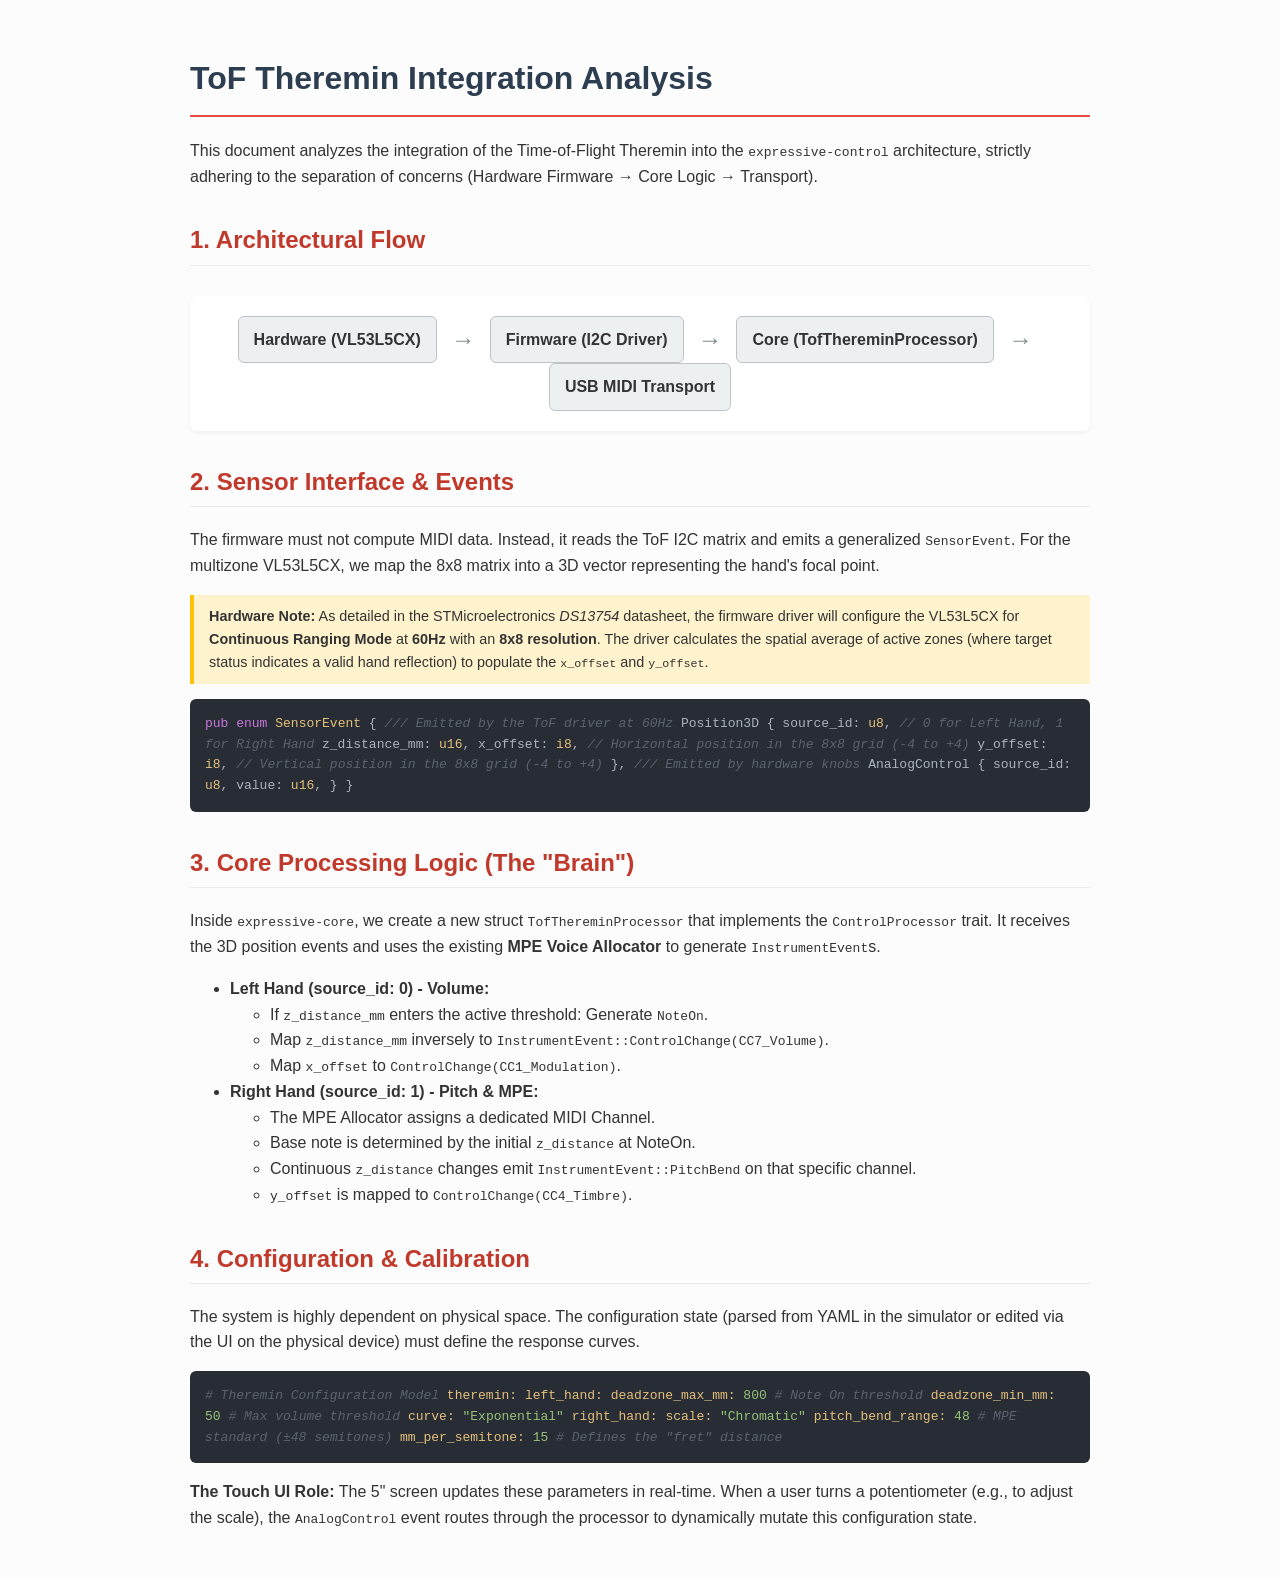
<file: docs/studies/theremin_integration.html>
<!DOCTYPE html>
<html lang="en">
<head>
    <meta charset="UTF-8">
    <meta name="viewport" content="width=device-width, initial-scale=1.0">
    <title>ToF Theremin: Integration in expressive-control</title>
    <style>
        body {
            font-family: -apple-system, BlinkMacSystemFont, "Segoe UI", Roboto, Helvetica, Arial, sans-serif;
            line-height: 1.6;
            color: #333;
            max-width: 900px;
            margin: 0 auto;
            padding: 2rem;
            background-color: #fcfcfc;
        }
        h1 { color: #2c3e50; border-bottom: 2px solid #e74c3c; padding-bottom: 10px; }
        h2 { color: #c0392b; margin-top: 2rem; border-bottom: 1px solid #eaeaea; padding-bottom: 5px; }
        .code-block {
            background: #282c34;
            color: #abb2bf;
            padding: 15px;
            border-radius: 6px;
            font-family: monospace;
            overflow-x: auto;
            margin-bottom: 15px;
        }
        .highlight { color: #e5c07b; }
        .keyword { color: #c678dd; }
        .string { color: #98c379; }
        .comment { color: #5c6370; font-style: italic; }
        .flow-box {
            display: inline-block;
            background: #ecf0f1;
            padding: 10px 15px;
            border-radius: 6px;
            border: 1px solid #bdc3c7;
            text-align: center;
            font-weight: bold;
        }
        .flow-arrow {
            display: inline-block;
            margin: 0 10px;
            color: #7f8c8d;
            font-size: 1.5em;
            vertical-align: middle;
        }
        .diagram {
            text-align: center;
            margin: 30px 0;
            padding: 20px;
            background: white;
            border-radius: 8px;
            box-shadow: 0 2px 4px rgba(0,0,0,0.05);
        }
        .datasheet-note { background-color: #fff3cd; border-left: 4px solid #ffc107; padding: 10px 15px; font-size: 0.9em; margin-bottom: 15px; }
    </style>
</head>
<body>

    <h1>ToF Theremin Integration Analysis</h1>
    <p>This document analyzes the integration of the Time-of-Flight Theremin into the <code>expressive-control</code> architecture, strictly adhering to the separation of concerns (Hardware Firmware &rarr; Core Logic &rarr; Transport).</p>

    <h2>1. Architectural Flow</h2>
    <div class="diagram">
        <div class="flow-box">Hardware (VL53L5CX)</div>
        <span class="flow-arrow">&rarr;</span>
        <div class="flow-box">Firmware (I2C Driver)</div>
        <span class="flow-arrow">&rarr;</span>
        <div class="flow-box">Core (TofThereminProcessor)</div>
        <span class="flow-arrow">&rarr;</span>
        <div class="flow-box">USB MIDI Transport</div>
    </div>

    <h2>2. Sensor Interface & Events</h2>
    <p>The firmware must not compute MIDI data. Instead, it reads the ToF I2C matrix and emits a generalized <code>SensorEvent</code>. For the multizone VL53L5CX, we map the 8x8 matrix into a 3D vector representing the hand's focal point.</p>
    
    <div class="datasheet-note">
        <strong>Hardware Note:</strong> As detailed in the STMicroelectronics <em>DS13754</em> datasheet, the firmware driver will configure the VL53L5CX for <strong>Continuous Ranging Mode</strong> at <strong>60Hz</strong> with an <strong>8x8 resolution</strong>. The driver calculates the spatial average of active zones (where target status indicates a valid hand reflection) to populate the <code>x_offset</code> and <code>y_offset</code>.
    </div>

    <div class="code-block">
<span class="keyword">pub enum</span> <span class="highlight">SensorEvent</span> {
    <span class="comment">/// Emitted by the ToF driver at 60Hz</span>
    Position3D {
        source_id: <span class="highlight">u8</span>,  <span class="comment">// 0 for Left Hand, 1 for Right Hand</span>
        z_distance_mm: <span class="highlight">u16</span>,
        x_offset: <span class="highlight">i8</span>,   <span class="comment">// Horizontal position in the 8x8 grid (-4 to +4)</span>
        y_offset: <span class="highlight">i8</span>,   <span class="comment">// Vertical position in the 8x8 grid (-4 to +4)</span>
    },
    <span class="comment">/// Emitted by hardware knobs</span>
    AnalogControl {
        source_id: <span class="highlight">u8</span>,
        value: <span class="highlight">u16</span>,
    }
}
    </div>

    <h2>3. Core Processing Logic (The "Brain")</h2>
    <p>Inside <code>expressive-core</code>, we create a new struct <code>TofThereminProcessor</code> that implements the <code>ControlProcessor</code> trait. It receives the 3D position events and uses the existing <strong>MPE Voice Allocator</strong> to generate <code>InstrumentEvent</code>s.</p>

    <ul>
        <li><strong>Left Hand (source_id: 0) - Volume:</strong>
            <ul>
                <li>If <code>z_distance_mm</code> enters the active threshold: Generate <code>NoteOn</code>.</li>
                <li>Map <code>z_distance_mm</code> inversely to <code>InstrumentEvent::ControlChange(CC7_Volume)</code>.</li>
                <li>Map <code>x_offset</code> to <code>ControlChange(CC1_Modulation)</code>.</li>
            </ul>
        </li>
        <li><strong>Right Hand (source_id: 1) - Pitch & MPE:</strong>
            <ul>
                <li>The MPE Allocator assigns a dedicated MIDI Channel.</li>
                <li>Base note is determined by the initial <code>z_distance</code> at NoteOn.</li>
                <li>Continuous <code>z_distance</code> changes emit <code>InstrumentEvent::PitchBend</code> on that specific channel.</li>
                <li><code>y_offset</code> is mapped to <code>ControlChange(CC4_Timbre)</code>.</li>
            </ul>
        </li>
    </ul>

    <h2>4. Configuration & Calibration</h2>
    <p>The system is highly dependent on physical space. The configuration state (parsed from YAML in the simulator or edited via the UI on the physical device) must define the response curves.</p>

    <div class="code-block">
<span class="comment"># Theremin Configuration Model</span>
<span class="highlight">theremin:</span>
  <span class="highlight">left_hand:</span>
    <span class="highlight">deadzone_max_mm:</span> <span class="string">800</span>    <span class="comment"># Note On threshold</span>
    <span class="highlight">deadzone_min_mm:</span> <span class="string">50</span>     <span class="comment"># Max volume threshold</span>
    <span class="highlight">curve:</span> <span class="string">"Exponential"</span>
  <span class="highlight">right_hand:</span>
    <span class="highlight">scale:</span> <span class="string">"Chromatic"</span>
    <span class="highlight">pitch_bend_range:</span> <span class="string">48</span>    <span class="comment"># MPE standard (±48 semitones)</span>
    <span class="highlight">mm_per_semitone:</span> <span class="string">15</span>     <span class="comment"># Defines the "fret" distance</span>
    </div>

    <p><strong>The Touch UI Role:</strong> The 5" screen updates these parameters in real-time. When a user turns a potentiometer (e.g., to adjust the scale), the <code>AnalogControl</code> event routes through the processor to dynamically mutate this configuration state.</p>

</body>
</html>
</file>
<file: tools/web-flasher/style.css>
:root {
    --bg-base: #0c0b0f;
    --bg-surface: #15141e;
    --bg-surface-elevated: #1c1b29;
    --bg-surface-hover: #242236;
    --border-subtle: rgba(255, 255, 255, 0.08);
    --border-accent: rgba(0, 240, 255, 0.3);
    
    --accent-cyan: #00f0ff;
    --accent-green: #00ff88;
    --accent-orange: #ffaa00;
    --accent-red: #ff3344;
    --accent-purple: #9d4edd;

    --text-primary: #f2f1fc;
    --text-secondary: #9e9cb2;
    --text-muted: #646278;

    --font-heading: 'Outfit', sans-serif;
    --font-body: 'Inter', sans-serif;
    --font-mono: 'JetBrains Mono', monospace;

    --radius-sm: 8px;
    --radius-md: 14px;
    --radius-lg: 20px;
    --radius-full: 9999px;

    --shadow-subtle: 0 4px 20px rgba(0, 0, 0, 0.4);
    --shadow-glow: 0 0 25px rgba(0, 240, 255, 0.15);
    --shadow-green-glow: 0 0 30px rgba(0, 255, 136, 0.25);
}

*, *::before, *::after {
    box-sizing: border-box;
    margin: 0;
    padding: 0;
}

body {
    background-color: var(--bg-base);
    color: var(--text-primary);
    font-family: var(--font-body);
    line-height: 1.5;
    min-height: 100vh;
    display: flex;
    justify-content: center;
    background-image: 
        radial-gradient(circle at 15% 10%, rgba(0, 240, 255, 0.04) 0%, transparent 40%),
        radial-gradient(circle at 85% 85%, rgba(157, 78, 221, 0.04) 0%, transparent 45%);
}

.app-container {
    width: 100%;
    max-width: 820px;
    padding: 32px 20px;
    display: flex;
    flex-direction: column;
    gap: 28px;
}

/* ─── Header ─── */
.app-header {
    display: flex;
    justify-content: space-between;
    align-items: center;
    padding-bottom: 20px;
    border-bottom: 1px solid var(--border-subtle);
}

.brand {
    display: flex;
    align-items: center;
    gap: 16px;
}

.brand-logo {
    width: 48px;
    height: 48px;
    border-radius: var(--radius-md);
    background: linear-gradient(135deg, rgba(0, 240, 255, 0.15), rgba(157, 78, 221, 0.2));
    border: 1px solid var(--border-accent);
    display: flex;
    align-items: center;
    justify-content: center;
    color: var(--accent-cyan);
    box-shadow: var(--shadow-glow);
}

.brand-title {
    font-family: var(--font-heading);
    font-size: 1.5rem;
    font-weight: 800;
    letter-spacing: -0.5px;
    background: linear-gradient(90deg, #ffffff, #c7c5dd);
    -webkit-background-clip: text;
    -webkit-text-fill-color: transparent;
}

.brand-subtitle {
    font-size: 0.85rem;
    color: var(--text-secondary);
    display: block;
}

.header-actions {
    display: flex;
    align-items: center;
    gap: 16px;
}

.lang-selector {
    display: flex;
    align-items: center;
    gap: 4px;
    background: var(--bg-surface);
    border: 1px solid var(--border-accent);
    border-radius: var(--radius-full);
    padding: 4px 8px;
    box-shadow: 0 0 10px rgba(0, 240, 255, 0.1);
}

.lang-globe {
    font-size: 0.95rem;
    margin-right: 2px;
    user-select: none;
}

.lang-btn {
    background: transparent;
    border: none;
    color: var(--text-secondary);
    font-family: var(--font-heading);
    font-weight: 700;
    font-size: 0.8rem;
    padding: 4px 8px;
    border-radius: var(--radius-full);
    cursor: pointer;
    transition: all 0.2s ease;
}

.lang-btn:hover {
    color: var(--text-primary);
}

.lang-btn.active {
    background: linear-gradient(135deg, rgba(0, 240, 255, 0.25), rgba(157, 78, 221, 0.3));
    color: var(--accent-cyan);
    border: 1px solid var(--border-accent);
    box-shadow: 0 0 10px rgba(0, 240, 255, 0.35);
}

.lang-divider {
    color: var(--border-subtle);
    font-size: 0.75rem;
    user-select: none;
}

.status-badge {
    display: inline-flex;
    align-items: center;
    gap: 8px;
    padding: 6px 14px;
    border-radius: var(--radius-full);
    font-size: 0.82rem;
    font-weight: 600;
    background: var(--bg-surface);
    border: 1px solid var(--border-subtle);
    transition: all 0.25s ease;
}

.status-dot {
    width: 8px;
    height: 8px;
    border-radius: 50%;
    background-color: var(--text-muted);
}

.status-badge.disconnected .status-dot {
    background-color: var(--accent-orange);
}

.status-badge.connected {
    border-color: rgba(0, 255, 136, 0.4);
    background: rgba(0, 255, 136, 0.08);
    color: var(--accent-green);
}

.status-badge.connected .status-dot {
    background-color: var(--accent-green);
    box-shadow: 0 0 10px var(--accent-green);
    animation: pulse 2s infinite;
}

@keyframes pulse {
    0% { transform: scale(0.95); opacity: 0.8; }
    50% { transform: scale(1.2); opacity: 1; }
    100% { transform: scale(0.95); opacity: 0.8; }
}

/* ─── Banner ─── */
.banner {
    display: flex;
    align-items: flex-start;
    gap: 14px;
    padding: 16px;
    border-radius: var(--radius-md);
    background: rgba(255, 170, 0, 0.1);
    border: 1px solid rgba(255, 170, 0, 0.3);
    color: var(--text-primary);
    font-size: 0.9rem;
}

.banner.warning {
    border-color: rgba(255, 170, 0, 0.35);
}

.banner-icon {
    font-size: 1.4rem;
}

.banner-content p {
    color: var(--text-secondary);
    margin-top: 4px;
}

/* ─── Stepper ─── */
.stepper {
    display: flex;
    align-items: center;
    justify-content: space-between;
    padding: 0 10px;
}

.step-item {
    display: flex;
    flex-direction: column;
    align-items: center;
    gap: 8px;
    z-index: 1;
    cursor: pointer;
    user-select: none;
    transition: transform 0.2s ease;
}

.step-item:hover {
    transform: translateY(-2px);
}

.connected-actions {
    display: flex;
    align-items: center;
    justify-content: space-between;
    width: 100%;
    gap: 16px;
}

.step-circle {
    width: 36px;
    height: 36px;
    border-radius: 50%;
    background: var(--bg-surface);
    border: 2px solid var(--border-subtle);
    color: var(--text-muted);
    font-weight: 700;
    display: flex;
    align-items: center;
    justify-content: center;
    font-size: 0.9rem;
    transition: all 0.3s ease;
}

.step-label {
    font-size: 0.8rem;
    font-weight: 600;
    color: var(--text-muted);
    transition: all 0.3s ease;
}

.step-item.active .step-circle {
    border-color: var(--accent-cyan);
    color: #0c0b0f;
    background: var(--accent-cyan);
    box-shadow: 0 0 16px rgba(0, 240, 255, 0.5);
}

.step-item.active .step-label {
    color: var(--accent-cyan);
}

.step-item.completed .step-circle {
    background: var(--accent-green);
    border-color: var(--accent-green);
    color: #0c0b0f;
}

.step-item.completed .step-label {
    color: var(--accent-green);
}

.step-line {
    flex: 1;
    height: 2px;
    background: var(--border-subtle);
    margin: -24px 8px 0 8px;
}

/* ─── Card Styles ─── */
.wizard-step {
    display: none;
}

.wizard-step.active {
    display: block;
    animation: fadeIn 0.35s cubic-bezier(0.16, 1, 0.3, 1);
}

@keyframes fadeIn {
    from { opacity: 0; transform: translateY(10px); }
    to { opacity: 1; transform: translateY(0); }
}

.card {
    background: var(--bg-surface);
    border: 1px solid var(--border-subtle);
    border-radius: var(--radius-lg);
    padding: 32px;
    box-shadow: var(--shadow-subtle);
    display: flex;
    flex-direction: column;
    gap: 24px;
}

.card-header h2 {
    font-family: var(--font-heading);
    font-size: 1.4rem;
    font-weight: 700;
    margin-bottom: 6px;
}

.card-desc {
    color: var(--text-secondary);
    font-size: 0.95rem;
}

.card-footer {
    display: flex;
    align-items: center;
    padding-top: 16px;
    border-top: 1px solid var(--border-subtle);
}

.card-footer.space-between {
    justify-content: space-between;
}

.card-footer.text-center {
    justify-content: center;
}

/* ─── Diagram ─── */
.diagram-box {
    display: flex;
    align-items: center;
    justify-content: center;
    padding: 30px;
    background: var(--bg-surface-elevated);
    border-radius: var(--radius-md);
    border: 1px dashed rgba(255, 255, 255, 0.1);
    margin-bottom: 20px;
    gap: 24px;
}

.device-node {
    display: flex;
    flex-direction: column;
    align-items: center;
    gap: 6px;
    padding: 16px 20px;
    background: var(--bg-surface);
    border: 1px solid var(--border-subtle);
    border-radius: var(--radius-md);
    min-width: 130px;
    text-align: center;
}

.device-node.device-target {
    border-color: var(--border-accent);
}

.node-icon {
    font-size: 2rem;
}

.node-title {
    font-weight: 700;
    font-size: 0.95rem;
}

.node-sub {
    font-size: 0.75rem;
    color: var(--accent-cyan);
    font-family: var(--font-mono);
}

.cable-connector {
    display: flex;
    flex-direction: column;
    align-items: center;
    gap: 8px;
    position: relative;
    flex: 1;
    max-width: 140px;
}

.cable-line {
    width: 100%;
    height: 3px;
    background: linear-gradient(90deg, #646278, var(--accent-cyan), #646278);
    border-radius: 2px;
}

.cable-badge {
    font-size: 0.7rem;
    padding: 3px 8px;
    border-radius: var(--radius-full);
    background: rgba(0, 240, 255, 0.15);
    color: var(--accent-cyan);
    font-weight: 600;
    border: 1px solid rgba(0, 240, 255, 0.3);
}

/* ─── Chip Info Box ─── */
.chip-info-box {
    background: linear-gradient(145deg, rgba(0, 255, 136, 0.05), rgba(0, 240, 255, 0.02));
    border: 1px solid rgba(0, 255, 136, 0.3);
    border-radius: var(--radius-md);
    padding: 20px;
    display: flex;
    flex-direction: column;
    gap: 16px;
    animation: fadeIn 0.3s ease;
}

.chip-info-header {
    display: flex;
    align-items: center;
    gap: 14px;
}

.chip-check-icon {
    width: 32px;
    height: 32px;
    border-radius: 50%;
    background: var(--accent-green);
    color: #0c0b0f;
    display: flex;
    align-items: center;
    justify-content: center;
    font-weight: 900;
    font-size: 1.1rem;
}

.chip-info-header h3 {
    font-family: var(--font-heading);
    font-size: 1.15rem;
    font-weight: 700;
}

.chip-sub {
    font-size: 0.8rem;
    color: var(--text-secondary);
    font-family: var(--font-mono);
}

.chip-metrics-grid {
    display: grid;
    grid-template-columns: repeat(3, 1fr);
    gap: 12px;
    padding-top: 12px;
    border-top: 1px solid rgba(255, 255, 255, 0.06);
}

.metric-item {
    display: flex;
    flex-direction: column;
    gap: 4px;
}

.metric-label {
    font-size: 0.75rem;
    color: var(--text-muted);
}

.metric-value {
    font-weight: 700;
    font-size: 0.95rem;
}

.text-accent {
    color: var(--accent-cyan);
}

/* ─── Firmware Card ─── */
.firmware-card {
    background: var(--bg-surface-elevated);
    border: 1px solid var(--border-accent);
    border-radius: var(--radius-md);
    padding: 24px;
    position: relative;
    display: flex;
    flex-direction: column;
    gap: 14px;
    box-shadow: var(--shadow-glow);
}

.firmware-badge {
    position: absolute;
    top: -12px;
    right: 20px;
    background: var(--accent-cyan);
    color: #0c0b0f;
    font-weight: 800;
    font-size: 0.72rem;
    padding: 2px 10px;
    border-radius: var(--radius-full);
    text-transform: uppercase;
}

.firmware-title-row {
    display: flex;
    justify-content: space-between;
    align-items: center;
}

.firmware-title-row h3 {
    font-family: var(--font-heading);
    font-size: 1.2rem;
    font-weight: 700;
}

.firmware-tag {
    font-size: 0.8rem;
    font-family: var(--font-mono);
    padding: 2px 8px;
    border-radius: var(--radius-sm);
    background: rgba(255, 255, 255, 0.08);
    color: var(--text-secondary);
}

.firmware-desc {
    color: var(--text-secondary);
    font-size: 0.9rem;
}

.features-list {
    list-style: none;
    display: flex;
    flex-direction: column;
    gap: 8px;
    padding-top: 12px;
    border-top: 1px solid var(--border-subtle);
    font-size: 0.88rem;
}

/* ─── Custom Binary Drop Zone ─── */
.custom-binary-accordion {
    margin-top: 16px;
    border: 1px dashed var(--border-subtle);
    border-radius: var(--radius-md);
    padding: 12px 16px;
    font-size: 0.88rem;
    color: var(--text-secondary);
}

.custom-binary-accordion summary {
    cursor: pointer;
    font-weight: 600;
}

.drop-zone {
    margin-top: 14px;
    padding: 24px;
    border: 2px dashed rgba(0, 240, 255, 0.3);
    border-radius: var(--radius-md);
    text-align: center;
    cursor: pointer;
    background: var(--bg-surface-elevated);
    transition: all 0.2s ease;
}

.drop-zone:hover {
    border-color: var(--accent-cyan);
    background: var(--bg-surface-hover);
}

.drop-icon {
    font-size: 2rem;
    display: block;
    margin-bottom: 6px;
}

.hidden-input {
    display: none;
}

.custom-file-label {
    display: block;
    margin-top: 8px;
    font-family: var(--font-mono);
    color: var(--accent-cyan);
    font-size: 0.85rem;
    font-weight: 600;
}

/* ─── Progress Box ─── */
.progress-box {
    background: var(--bg-surface-elevated);
    border: 1px solid var(--border-subtle);
    border-radius: var(--radius-md);
    padding: 24px;
    display: flex;
    flex-direction: column;
    gap: 14px;
}

.progress-header {
    display: flex;
    justify-content: space-between;
    align-items: center;
}

.phase-title {
    font-family: var(--font-heading);
    font-size: 1.15rem;
    font-weight: 700;
}

.percentage-value {
    font-family: var(--font-mono);
    font-size: 1.3rem;
    font-weight: 800;
    color: var(--accent-cyan);
}

.progress-track {
    height: 12px;
    background: rgba(255, 255, 255, 0.05);
    border-radius: var(--radius-full);
    overflow: hidden;
    position: relative;
    border: 1px solid rgba(255, 255, 255, 0.08);
}

.progress-fill {
    width: 0%;
    height: 100%;
    background: linear-gradient(90deg, #00f0ff, #00ff88);
    border-radius: var(--radius-full);
    transition: width 0.2s ease;
    box-shadow: 0 0 15px rgba(0, 240, 255, 0.4);
}

.progress-footer {
    display: flex;
    justify-content: space-between;
    font-size: 0.85rem;
    color: var(--text-secondary);
}

.speed-value {
    font-family: var(--font-mono);
    color: var(--accent-green);
    font-weight: 600;
}

/* ─── Guidance Checklist ─── */
.checklist-box {
    display: flex;
    flex-direction: column;
    gap: 12px;
    padding: 16px;
    background: var(--bg-surface-elevated);
    border-radius: var(--radius-md);
}

.check-item {
    display: flex;
    align-items: center;
    gap: 12px;
    font-size: 0.9rem;
    color: var(--text-muted);
}

.check-item.done {
    color: var(--text-primary);
}

.check-item.done .check-mark {
    color: var(--accent-green);
    font-weight: 900;
}

.check-item.active {
    color: var(--accent-cyan);
    font-weight: 600;
}

.check-mark {
    font-family: var(--font-mono);
}

/* ─── Terminal Logs Drawer ─── */
.terminal-drawer {
    border: 1px solid var(--border-subtle);
    border-radius: var(--radius-md);
    background: #08070b;
    overflow: hidden;
}

.terminal-summary {
    display: flex;
    justify-content: space-between;
    align-items: center;
    padding: 10px 14px;
    background: #111018;
    cursor: pointer;
    font-size: 0.82rem;
    font-weight: 600;
    color: var(--text-secondary);
}

.terminal-logs {
    max-height: 180px;
    overflow-y: auto;
    padding: 12px;
    font-family: var(--font-mono);
    font-size: 0.78rem;
    color: #a4a3bb;
    line-height: 1.4;
    white-space: pre-wrap;
    word-break: break-all;
}

/* ─── Success Card ─── */
.success-card {
    align-items: center;
    padding: 48px 32px;
}

.success-icon-wrap {
    width: 80px;
    height: 80px;
    border-radius: 50%;
    background: rgba(0, 255, 136, 0.15);
    border: 2px solid var(--accent-green);
    display: flex;
    align-items: center;
    justify-content: center;
    box-shadow: var(--shadow-green-glow);
    margin-bottom: 8px;
}

.success-icon {
    font-size: 2.5rem;
    font-weight: 900;
    color: var(--accent-green);
}

.text-center {
    text-align: center;
}

.info-callout {
    display: flex;
    align-items: flex-start;
    gap: 16px;
    padding: 20px;
    background: var(--bg-surface-elevated);
    border-radius: var(--radius-md);
    border: 1px solid rgba(0, 240, 255, 0.2);
    text-align: left;
}

.callout-icon {
    font-size: 1.8rem;
}

.callout-body strong {
    color: var(--accent-cyan);
    display: block;
    margin-bottom: 4px;
}

.callout-body p {
    color: var(--text-secondary);
    font-size: 0.92rem;
}

/* ─── Buttons ─── */
.btn {
    display: inline-flex;
    align-items: center;
    justify-content: center;
    gap: 10px;
    padding: 10px 20px;
    border-radius: var(--radius-sm);
    font-family: var(--font-body);
    font-weight: 600;
    font-size: 0.95rem;
    cursor: pointer;
    border: none;
    transition: all 0.2s ease;
    outline: none;
}

.btn-large {
    padding: 14px 28px;
    font-size: 1.05rem;
    border-radius: var(--radius-md);
}

.btn-tiny {
    padding: 2px 8px;
    font-size: 0.72rem;
    background: rgba(255, 255, 255, 0.1);
    color: var(--text-secondary);
}

.btn-tiny:hover {
    background: rgba(255, 255, 255, 0.2);
    color: #ffffff;
}

.btn-primary {
    background: var(--accent-cyan);
    color: #0c0b0f;
    font-weight: 700;
    box-shadow: 0 4px 15px rgba(0, 240, 255, 0.3);
}

.btn-primary:hover {
    background: #33f4ff;
    transform: translateY(-1px);
    box-shadow: 0 6px 20px rgba(0, 240, 255, 0.45);
}

.btn-accent {
    background: linear-gradient(135deg, var(--accent-cyan), var(--accent-green));
    color: #0c0b0f;
    font-weight: 800;
    box-shadow: 0 4px 20px rgba(0, 255, 136, 0.35);
}

.btn-accent:hover {
    filter: brightness(1.1);
    transform: translateY(-1px);
    box-shadow: 0 6px 25px rgba(0, 255, 136, 0.5);
}

.btn-secondary {
    background: var(--bg-surface-elevated);
    color: var(--text-primary);
    border: 1px solid var(--border-subtle);
}

.btn-secondary:hover {
    background: var(--bg-surface-hover);
    border-color: rgba(255, 255, 255, 0.2);
}

.btn:disabled {
    opacity: 0.4;
    cursor: not-allowed;
    transform: none !important;
    box-shadow: none !important;
}

/* ─── Footer ─── */
.app-footer {
    display: flex;
    justify-content: space-between;
    align-items: center;
    padding-top: 20px;
    border-top: 1px solid var(--border-subtle);
    font-size: 0.85rem;
    color: var(--text-muted);
}

.footer-links a {
    color: var(--text-secondary);
    text-decoration: none;
}

.footer-links a:hover {
    color: var(--accent-cyan);
}

.hidden {
    display: none !important;
}
</file>
